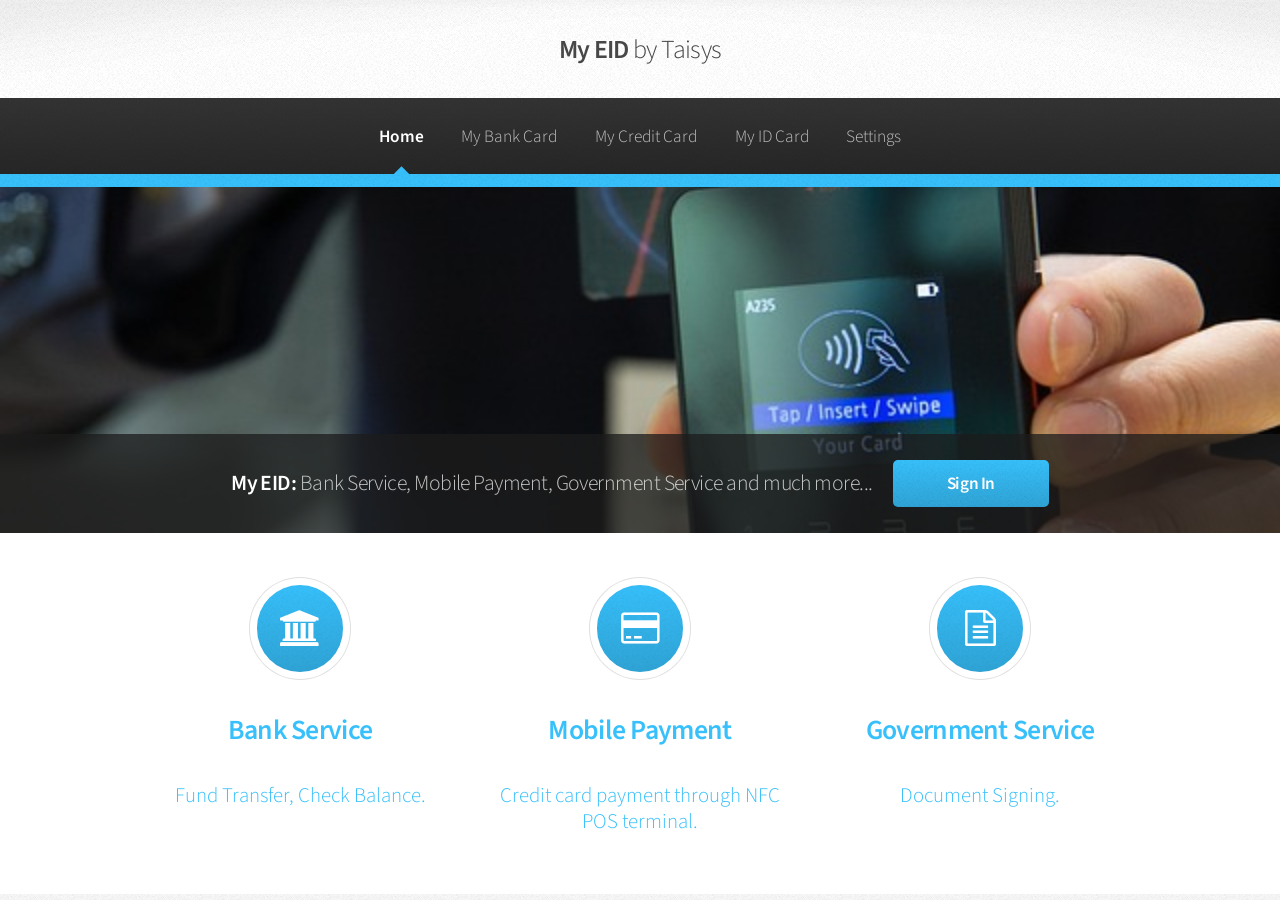
<file: platforms/browser/www/index.html>
<!DOCTYPE HTML>
<!--
	Arcana by HTML5 UP
	html5up.net | @ajlkn
	Free for personal and commercial use under the CCA 3.0 license (html5up.net/license)
-->
<html>
	<head>
		<title>My EID</title>
		<meta charset="utf-8" />
		<meta name="viewport" content="width=device-width, initial-scale=1" />
		<!--[if lte IE 8]><script src="assets/js/ie/html5shiv.js"></script><![endif]-->
		<link rel="stylesheet" href="assets/css/main.css" />
		<!--[if lte IE 8]><link rel="stylesheet" href="assets/css/ie8.css" /><![endif]-->
		<!--[if lte IE 9]><link rel="stylesheet" href="assets/css/ie9.css" /><![endif]-->
	</head>
	<body>
		<div id="page-wrapper">

			<!-- Header -->
				<div id="header">

					<!-- Logo -->
						<h1><a href="index.html" id="logo">My EID <em>by Taisys</em></a></h1>

					<!-- Nav -->
						<nav id="nav">
							<ul>
								<li class="current"><a href="index.html">Home</a></li>
								<li><a href="myBankCard.html">My Bank Card</a></li>
								<li><a href="myCreditCard.html">My Credit Card</a></li>
								<li><a href="myIdCard.html">My ID Card</a></li>
								<li>
									<a href="#">Settings</a>
									<ul>
										<li><a href="changePinCode.html">Change PIN Code</a></li>
										<li><a href="fingerprint.html">My Fingerprint</a></li>
									</ul>
								</li>
							</ul>
						</nav>

				</div>

			<!-- Banner -->
				<section id="banner">
					<header>
						<h2>My EID: <em>Bank Service, Mobile Payment, Government Service and much more...</em></h2>
						<a id="btnSignIn" href="signIn.html" class="button" style="display:none;">Sign In</a>
						<a id="btnStartUse" href="#" class="button" onclick="startUse();" style="display:none;">Start</a>
					</header>
				</section>

			<!-- Highlights -->
				<section class="wrapper style1">
					<div id="mainContainer" class="container"><div class="row 200%" style="display:none;"><p></p></div></div>
					<div class="container">
						<div class="row 200%">
							<section class="4u 12u(narrower)">
								<a href="myBankService.html">
									<div class="box highlight">
										<i class="icon major fa-bank"></i>
										<h3 style="font-size:1.6em;">Bank Service</h3>
										<p style="font-size:1.2em;">Fund Transfer, Check Balance.</p>
									</div>
								</a>
							</section>
							<section class="4u 12u(narrower)">
								<a href="myPaymentService.html">
									<div class="box highlight">
										<i class="icon major fa-credit-card"></i>
										<h3 style="font-size:1.6em;">Mobile Payment</h3>
										<p style="font-size:1.2em;">Credit card payment through NFC POS terminal.</p>
									</div>
								</a>
							</section>
							<section class="4u 12u(narrower)">
								<a href="myGovernmentService.html">
									<div class="box highlight">
										<i class="icon major fa-file-text-o"></i>
										<h3 style="font-size:1.6em;">Government Service</h3>
										<p style="font-size:1.2em;">Document Signing.</p>
									</div>
								</a>
							</section>
						</div>
					</div>
				</section>


		</div>

		<!-- Scripts -->
			<script src="assets/js/jquery.min.js"></script>
			<script src="assets/js/jquery.dropotron.min.js"></script>
			<script src="assets/js/skel.min.js"></script>
			<script src="assets/js/util.js"></script>
			<!--[if lte IE 8]><script src="assets/js/ie/respond.min.js"></script><![endif]-->
			<script src="assets/js/main.js"></script>

	</body>
</html>

<script type="text/javascript" src="cordova.js"></script>
<script type="text/javascript" src="js/utility.js"></script>
<script type="text/javascript" src="js/jquery.blockUI.js"></script><!--JQuery BlockUI�A�аѦ�http://www.malsup.com/jquery/block/ -->

<script>

	$(function() {
		var sPhoneNumber = "";
		sPhoneNumber = localStorage.getItem('myPhoneNumber');
		if (beEmpty(sPhoneNumber)){
			$('#btnSignIn').show();
			$('#btnStartUse').hide();
		}else{
			$('#btnSignIn').hide();
			$('#btnStartUse').show();
		}
	});
</script>

<script>
	function startUse(){
		$('html, body').animate({
			scrollTop: $("#mainContainer").offset().top
		}, 1000);
	}
</script>
</file>
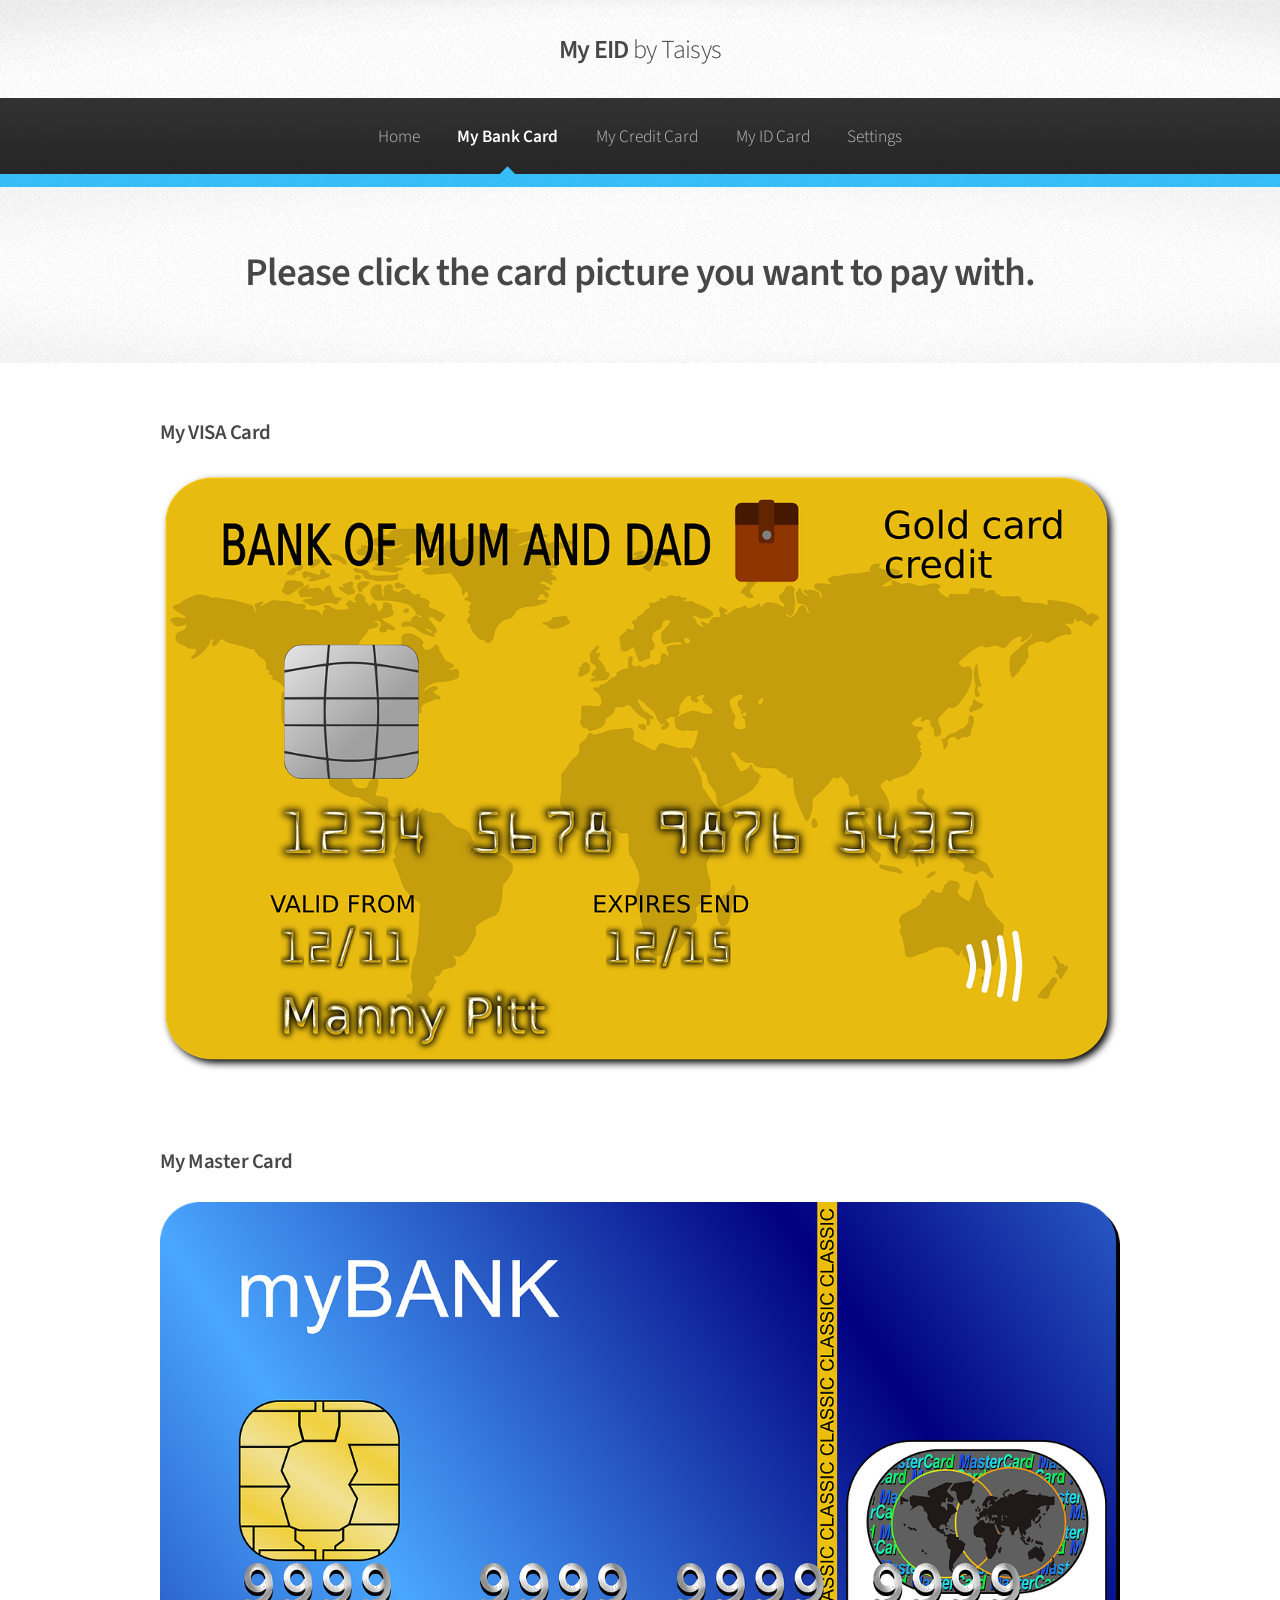
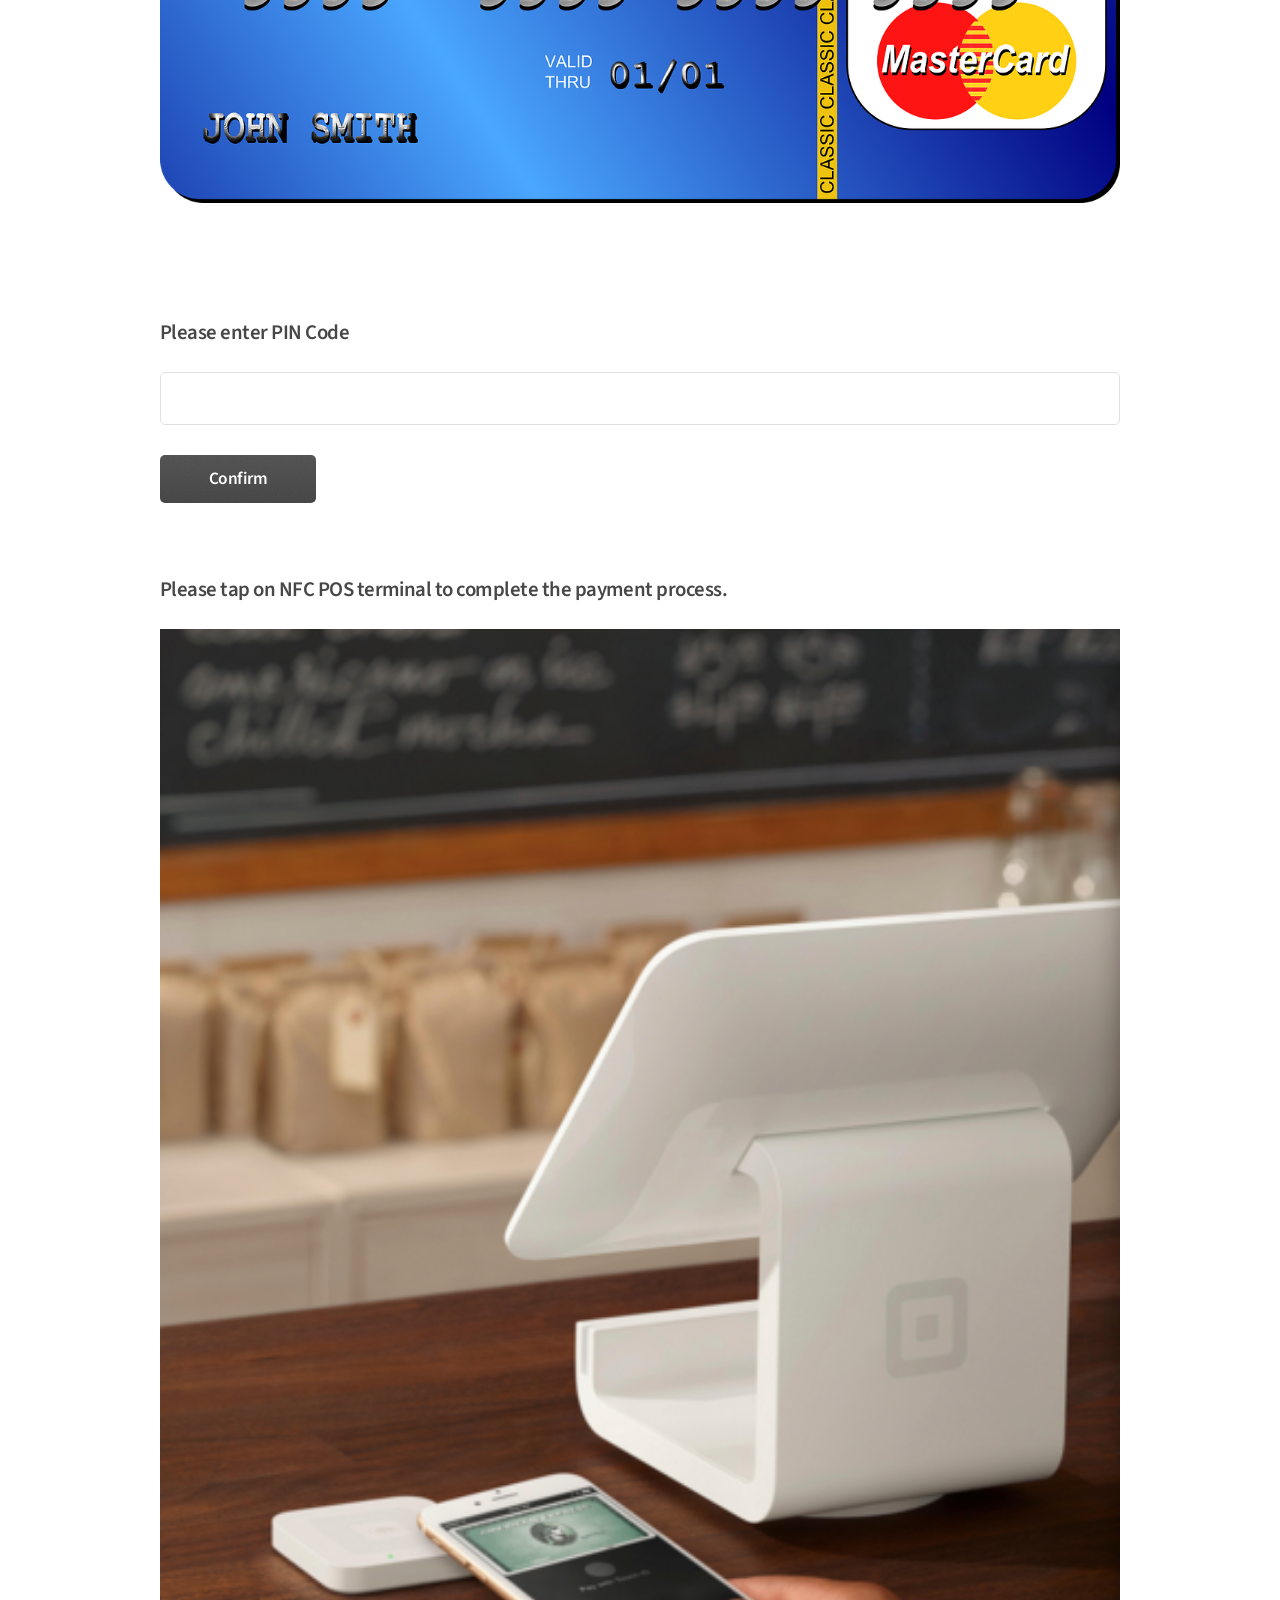
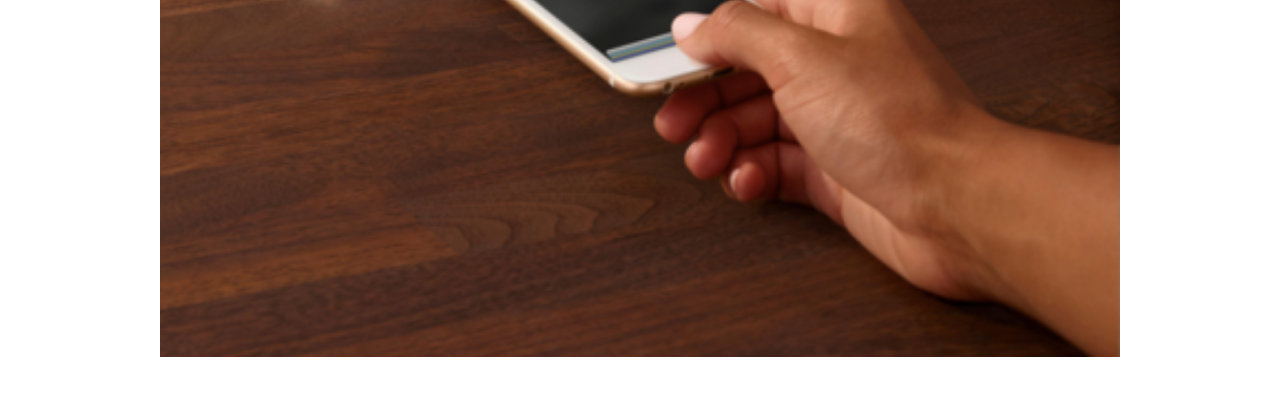
<file: platforms/browser/www/myPaymentService.html>
<!DOCTYPE HTML>
<!--
	Arcana by HTML5 UP
	html5up.net | @ajlkn
	Free for personal and commercial use under the CCA 3.0 license (html5up.net/license)
-->
<html>
	<head>
		<title>My EID</title>
		<meta charset="utf-8" />
		<meta name="viewport" content="width=device-width, initial-scale=1" />
		<!--[if lte IE 8]><script src="assets/js/ie/html5shiv.js"></script><![endif]-->
		<link rel="stylesheet" href="assets/css/main.css" />
		<!--[if lte IE 8]><link rel="stylesheet" href="assets/css/ie8.css" /><![endif]-->
		<!--[if lte IE 9]><link rel="stylesheet" href="assets/css/ie9.css" /><![endif]-->
	</head>
	<body>
		<div id="page-wrapper">

			<!-- Header -->
				<div id="header">

					<!-- Logo -->
						<h1><a href="index.html" id="logo">My EID <em>by Taisys</em></a></h1>

					<!-- Nav -->
						<nav id="nav">
							<ul>
								<li><a href="index.html">Home</a></li>
								<li class="current"><a href="myBankCard.html">My Bank Card</a></li>
								<li><a href="myCreditCard.html">My Credit Card</a></li>
								<li><a href="myIdCard.html">My ID Card</a></li>
								<li>
									<a href="#">Settings</a>
									<ul>
										<li><a href="changePinCode.html">Change PIN Code</a></li>
										<li><a href="fingerprint.html">My Fingerprint</a></li>
									</ul>
								</li>
							</ul>
						</nav>

				</div>

			<!-- Gigantic Heading -->
				<section class="wrapper style2">
					<div class="container">
						<header class="major">
							<h2>Please click the card picture you want to pay with.</h2>
						</header>
					</div>
				</section>

			<!-- Posts -->
				<section id="secSelectCard" class="wrapper style1">
					<div class="container">
						<div class="row">
							<section class="12u">
								<div class="box post">
									<div class="row">
										<h3>My VISA Card</h3>
									</div>
									<!--<a href="#" class="image left" style="width:100%"><img src="images/creditcard01.png" alt="" /></a>-->
									<img style="width:100%;" src="images/creditcard01.png" alt="" />
								</div>
							</section>
							<section class="12u">
								<div class="box post">
									<div class="row">
										<h3>My Master Card</h3>
									</div>
									<img style="width:100%" src="images/creditcard02.png" alt="" />
								</div>
							</section>
						</div>
					</div>
				</section>

			<!-- Posts -->
				<section id="secInputPINCode" class="wrapper style1">
					<div class="container">
						<h3>Please enter PIN Code</h3>
						<form>
							<div class="row">
								<div class="12u">
									<input type="password" name="myPin" id="myPin" />
								</div>
							</div>
							<div class="row">
								<div class="12u">
									<ul class="actions">
										<li><input type="submit" class="button alt" value="Confirm" /></li>
									</ul>
								</div>
							</div>
						</form>
					</div>
				</section>

			<!-- Posts -->
				<section id="secTapNFCReader" class="wrapper style1">
					<div class="container">
						<div class="row">
							<section class="12u">
								<div class="box post">
									<div class="row">
										<h3>Please tap on NFC POS terminal to complete the payment process.</h3>
									</div>
									<img style="width:100%;" src="images/NFCpayment.png" alt="" onclick="doNFCPayment();" />
								</div>
							</section>
						</div>
					</div>
				</section>


		</div>

		<!-- Scripts -->
			<script src="assets/js/jquery.min.js"></script>
			<script src="assets/js/jquery.dropotron.min.js"></script>
			<script src="assets/js/skel.min.js"></script>
			<script src="assets/js/util.js"></script>
			<!--[if lte IE 8]><script src="assets/js/ie/respond.min.js"></script><![endif]-->
			<script src="assets/js/main.js"></script>

	</body>
</html>

<script type="text/javascript" src="cordova.js"></script>
<script type="text/javascript" src="js/utility.js"></script>
<script type="text/javascript" src="js/jquery.blockUI.js"></script><!--JQuery BlockUI�A�аѦ�http://www.malsup.com/jquery/block/ -->
<script type="text/javascript" src="js/nfchce.js"></script><!--��NFCŪ�d��Ū�����������HCE�d��-->

<script>

	$(function() {
		app.initialize();
		var sPhoneNumber = "";
		sPhoneNumber = localStorage.getItem('myPhoneNumber');
		if (beEmpty(sPhoneNumber)){
		}else{
		}
	});
	
	function doNFCPayment(){
		alert("try to do payment");
		/*
		hce.registerCommandCallback(onCommand);
		
		var onCommand = function(command) {
			alert("oncommand");
			var commandAsBytes = new Uint8Array(command);
			var commandAsString = hce.util.byteArrayToHexString(commandAsBytes);
			
			var sResponse = "900001";
			var commandResponse = hexStringToByteArray(sResponse);
			
			// send the response
			hce.sendReponse(commandResponse);
		}
		*/
	}
</script>
</file>
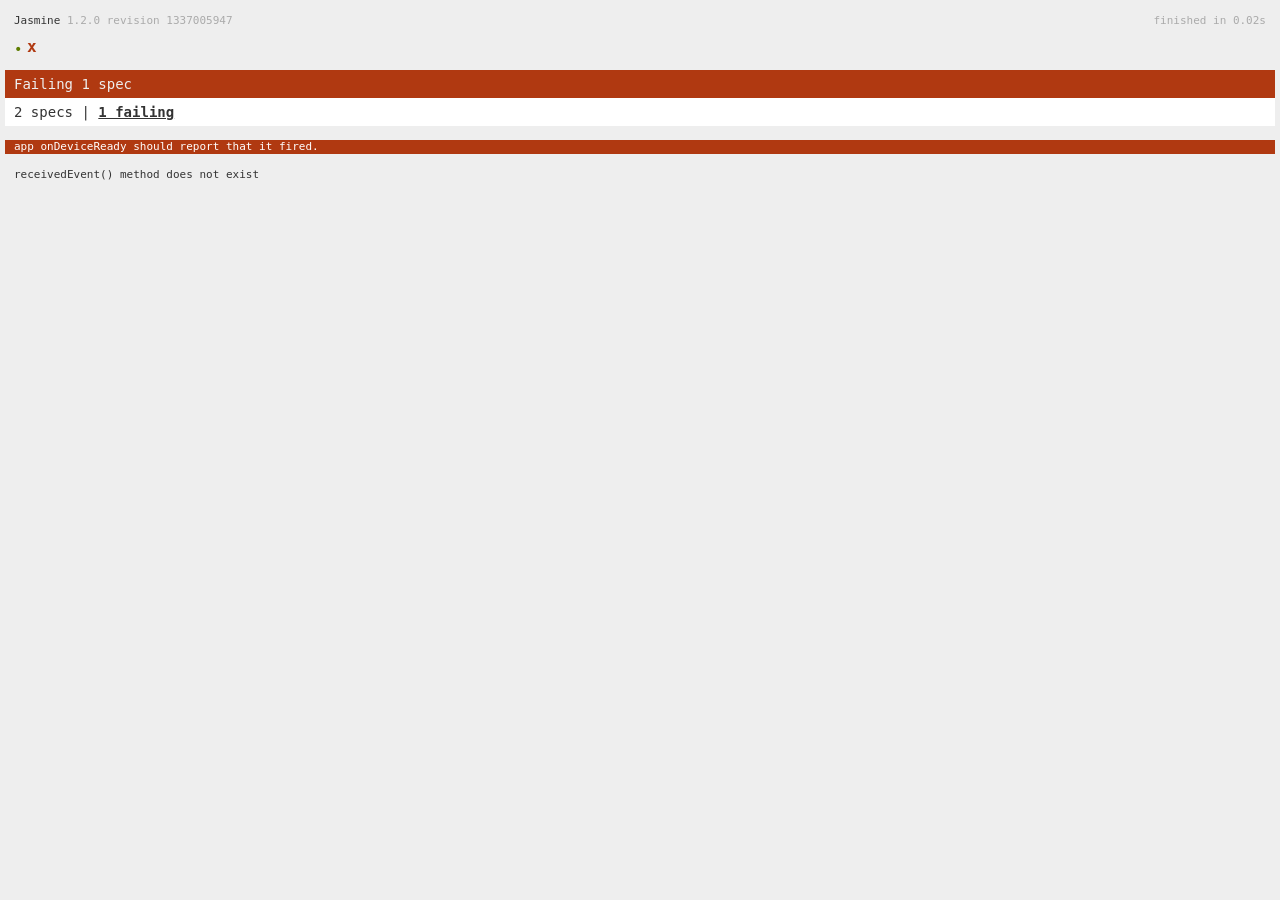
<file: platforms/browser/www/spec.html>
<!DOCTYPE html>
<!--
    Licensed to the Apache Software Foundation (ASF) under one
    or more contributor license agreements.  See the NOTICE file
    distributed with this work for additional information
    regarding copyright ownership.  The ASF licenses this file
    to you under the Apache License, Version 2.0 (the
    "License"); you may not use this file except in compliance
    with the License.  You may obtain a copy of the License at

    http://www.apache.org/licenses/LICENSE-2.0

    Unless required by applicable law or agreed to in writing,
    software distributed under the License is distributed on an
    "AS IS" BASIS, WITHOUT WARRANTIES OR CONDITIONS OF ANY
     KIND, either express or implied.  See the License for the
    specific language governing permissions and limitations
    under the License.
-->
<html>
    <head>
        <title>Jasmine Spec Runner</title>

        <!-- jasmine source -->
        <link rel="shortcut icon" type="image/png" href="spec/lib/jasmine-1.2.0/jasmine_favicon.png">
        <link rel="stylesheet" type="text/css" href="spec/lib/jasmine-1.2.0/jasmine.css">
        <script type="text/javascript" src="spec/lib/jasmine-1.2.0/jasmine.js"></script>
        <script type="text/javascript" src="spec/lib/jasmine-1.2.0/jasmine-html.js"></script>

        <!-- include source files here... -->
        <script type="text/javascript" src="js/index.js"></script>

        <!-- include spec files here... -->
        <script type="text/javascript" src="spec/helper.js"></script>
        <script type="text/javascript" src="spec/index.js"></script>

        <script type="text/javascript">
            (function() {
                var jasmineEnv = jasmine.getEnv();
                jasmineEnv.updateInterval = 1000;

                var htmlReporter = new jasmine.HtmlReporter();

                jasmineEnv.addReporter(htmlReporter);

                jasmineEnv.specFilter = function(spec) {
                    return htmlReporter.specFilter(spec);
                };

                var currentWindowOnload = window.onload;

                window.onload = function() {
                    if (currentWindowOnload) {
                        currentWindowOnload();
                    }
                    execJasmine();
                };

                function execJasmine() {
                    jasmineEnv.execute();
                }
            })();
        </script>
    </head>
    <body>
        <div id="stage" style="display:none;"></div>
    </body>
</html>
</file>
<file: platforms/browser/www/assets/css/ie8.css>
/*
	Arcana by HTML5 UP
	html5up.net | @ajlkn
	Free for personal and commercial use under the CCA 3.0 license (html5up.net/license)
*/

/* Form */

	input[type="text"],
	input[type="password"],
	input[type="email"],
	textarea {
		position: relative;
		-ms-behavior: url("assets/js/ie/PIE.htc");
	}

/* Image */

	.image {
		-ms-behavior: url("assets/js/ie/PIE.htc");
	}

		.image img {
			position: relative;
			-ms-behavior: url("assets/js/ie/PIE.htc");
		}

/* Icon */

	.icon.major {
		position: relative;
		-ms-behavior: url("assets/js/ie/PIE.htc");
	}

/* Button */

	input[type="submit"],
	input[type="reset"],
	input[type="button"],
	.button {
		position: relative;
		-ms-behavior: url("assets/js/ie/PIE.htc");
	}

/* Box */

	.box.post .inner {
		margin-left: 35%;
	}

/* Dropotron */

	.dropotron {
		-ms-behavior: url("assets/js/ie/PIE.htc");
	}

/* Banner */

	#banner {
		-ms-behavior: url("assets/js/ie/backgroundsize.min.htc");
	}

/* Wrapper */

	.wrapper.style2 {
		background: #fdfdfd url("images/bg01.png");
	}
</file>
<file: platforms/browser/www/assets/css/ie9.css>
/*
	Arcana by HTML5 UP
	html5up.net | @ajlkn
	Free for personal and commercial use under the CCA 3.0 license (html5up.net/license)
*/

/* Header */

	#nav > ul > li.current:before {
		display: none;
	}
</file>
<file: platforms/browser/www/spec/lib/jasmine-1.2.0/jasmine.css>
body { background-color: #eeeeee; padding: 0; margin: 5px; overflow-y: scroll; }

#HTMLReporter { font-size: 11px; font-family: Monaco, "Lucida Console", monospace; line-height: 14px; color: #333333; }
#HTMLReporter a { text-decoration: none; }
#HTMLReporter a:hover { text-decoration: underline; }
#HTMLReporter p, #HTMLReporter h1, #HTMLReporter h2, #HTMLReporter h3, #HTMLReporter h4, #HTMLReporter h5, #HTMLReporter h6 { margin: 0; line-height: 14px; }
#HTMLReporter .banner, #HTMLReporter .symbolSummary, #HTMLReporter .summary, #HTMLReporter .resultMessage, #HTMLReporter .specDetail .description, #HTMLReporter .alert .bar, #HTMLReporter .stackTrace { padding-left: 9px; padding-right: 9px; }
#HTMLReporter #jasmine_content { position: fixed; right: 100%; }
#HTMLReporter .version { color: #aaaaaa; }
#HTMLReporter .banner { margin-top: 14px; }
#HTMLReporter .duration { color: #aaaaaa; float: right; }
#HTMLReporter .symbolSummary { overflow: hidden; *zoom: 1; margin: 14px 0; }
#HTMLReporter .symbolSummary li { display: block; float: left; height: 7px; width: 14px; margin-bottom: 7px; font-size: 16px; }
#HTMLReporter .symbolSummary li.passed { font-size: 14px; }
#HTMLReporter .symbolSummary li.passed:before { color: #5e7d00; content: "\02022"; }
#HTMLReporter .symbolSummary li.failed { line-height: 9px; }
#HTMLReporter .symbolSummary li.failed:before { color: #b03911; content: "x"; font-weight: bold; margin-left: -1px; }
#HTMLReporter .symbolSummary li.skipped { font-size: 14px; }
#HTMLReporter .symbolSummary li.skipped:before { color: #bababa; content: "\02022"; }
#HTMLReporter .symbolSummary li.pending { line-height: 11px; }
#HTMLReporter .symbolSummary li.pending:before { color: #aaaaaa; content: "-"; }
#HTMLReporter .bar { line-height: 28px; font-size: 14px; display: block; color: #eee; }
#HTMLReporter .runningAlert { background-color: #666666; }
#HTMLReporter .skippedAlert { background-color: #aaaaaa; }
#HTMLReporter .skippedAlert:first-child { background-color: #333333; }
#HTMLReporter .skippedAlert:hover { text-decoration: none; color: white; text-decoration: underline; }
#HTMLReporter .passingAlert { background-color: #a6b779; }
#HTMLReporter .passingAlert:first-child { background-color: #5e7d00; }
#HTMLReporter .failingAlert { background-color: #cf867e; }
#HTMLReporter .failingAlert:first-child { background-color: #b03911; }
#HTMLReporter .results { margin-top: 14px; }
#HTMLReporter #details { display: none; }
#HTMLReporter .resultsMenu, #HTMLReporter .resultsMenu a { background-color: #fff; color: #333333; }
#HTMLReporter.showDetails .summaryMenuItem { font-weight: normal; text-decoration: inherit; }
#HTMLReporter.showDetails .summaryMenuItem:hover { text-decoration: underline; }
#HTMLReporter.showDetails .detailsMenuItem { font-weight: bold; text-decoration: underline; }
#HTMLReporter.showDetails .summary { display: none; }
#HTMLReporter.showDetails #details { display: block; }
#HTMLReporter .summaryMenuItem { font-weight: bold; text-decoration: underline; }
#HTMLReporter .summary { margin-top: 14px; }
#HTMLReporter .summary .suite .suite, #HTMLReporter .summary .specSummary { margin-left: 14px; }
#HTMLReporter .summary .specSummary.passed a { color: #5e7d00; }
#HTMLReporter .summary .specSummary.failed a { color: #b03911; }
#HTMLReporter .description + .suite { margin-top: 0; }
#HTMLReporter .suite { margin-top: 14px; }
#HTMLReporter .suite a { color: #333333; }
#HTMLReporter #details .specDetail { margin-bottom: 28px; }
#HTMLReporter #details .specDetail .description { display: block; color: white; background-color: #b03911; }
#HTMLReporter .resultMessage { padding-top: 14px; color: #333333; }
#HTMLReporter .resultMessage span.result { display: block; }
#HTMLReporter .stackTrace { margin: 5px 0 0 0; max-height: 224px; overflow: auto; line-height: 18px; color: #666666; border: 1px solid #ddd; background: white; white-space: pre; }

#TrivialReporter { padding: 8px 13px; position: absolute; top: 0; bottom: 0; left: 0; right: 0; overflow-y: scroll; background-color: white; font-family: "Helvetica Neue Light", "Lucida Grande", "Calibri", "Arial", sans-serif; /*.resultMessage {*/ /*white-space: pre;*/ /*}*/ }
#TrivialReporter a:visited, #TrivialReporter a { color: #303; }
#TrivialReporter a:hover, #TrivialReporter a:active { color: blue; }
#TrivialReporter .run_spec { float: right; padding-right: 5px; font-size: .8em; text-decoration: none; }
#TrivialReporter .banner { color: #303; background-color: #fef; padding: 5px; }
#TrivialReporter .logo { float: left; font-size: 1.1em; padding-left: 5px; }
#TrivialReporter .logo .version { font-size: .6em; padding-left: 1em; }
#TrivialReporter .runner.running { background-color: yellow; }
#TrivialReporter .options { text-align: right; font-size: .8em; }
#TrivialReporter .suite { border: 1px outset gray; margin: 5px 0; padding-left: 1em; }
#TrivialReporter .suite .suite { margin: 5px; }
#TrivialReporter .suite.passed { background-color: #dfd; }
#TrivialReporter .suite.failed { background-color: #fdd; }
#TrivialReporter .spec { margin: 5px; padding-left: 1em; clear: both; }
#TrivialReporter .spec.failed, #TrivialReporter .spec.passed, #TrivialReporter .spec.skipped { padding-bottom: 5px; border: 1px solid gray; }
#TrivialReporter .spec.failed { background-color: #fbb; border-color: red; }
#TrivialReporter .spec.passed { background-color: #bfb; border-color: green; }
#TrivialReporter .spec.skipped { background-color: #bbb; }
#TrivialReporter .messages { border-left: 1px dashed gray; padding-left: 1em; padding-right: 1em; }
#TrivialReporter .passed { background-color: #cfc; display: none; }
#TrivialReporter .failed { background-color: #fbb; }
#TrivialReporter .skipped { color: #777; background-color: #eee; display: none; }
#TrivialReporter .resultMessage span.result { display: block; line-height: 2em; color: black; }
#TrivialReporter .resultMessage .mismatch { color: black; }
#TrivialReporter .stackTrace { white-space: pre; font-size: .8em; margin-left: 10px; max-height: 5em; overflow: auto; border: 1px inset red; padding: 1em; background: #eef; }
#TrivialReporter .finished-at { padding-left: 1em; font-size: .6em; }
#TrivialReporter.show-passed .passed, #TrivialReporter.show-skipped .skipped { display: block; }
#TrivialReporter #jasmine_content { position: fixed; right: 100%; }
#TrivialReporter .runner { border: 1px solid gray; display: block; margin: 5px 0; padding: 2px 0 2px 10px; }
</file>
<file: platforms/browser/www/assets/css/main.css>
@import url("font-awesome.min.css");
@import url("https://fonts.googleapis.com/css?family=Source+Sans+Pro:300,300italic,600,600italic");

/*
	Arcana by HTML5 UP
	html5up.net | @ajlkn
	Free for personal and commercial use under the CCA 3.0 license (html5up.net/license)
*/

/* Reset */

	html, body, div, span, applet, object, iframe, h1, h2, h3, h4, h5, h6, p, blockquote, pre, a, abbr, acronym, address, big, cite, code, del, dfn, em, img, ins, kbd, q, s, samp, small, strike, strong, sub, sup, tt, var, b, u, i, center, dl, dt, dd, ol, ul, li, fieldset, form, label, legend, table, caption, tbody, tfoot, thead, tr, th, td, article, aside, canvas, details, embed, figure, figcaption, footer, header, hgroup, menu, nav, output, ruby, section, summary, time, mark, audio, video {
		margin: 0;
		padding: 0;
		border: 0;
		font-size: 100%;
		font: inherit;
		vertical-align: baseline;
	}

	article, aside, details, figcaption, figure, footer, header, hgroup, menu, nav, section {
		display: block;
	}

	body {
		line-height: 1;
	}

	ol, ul {
		list-style: none;
	}

	blockquote, q {
		quotes: none;
	}

	blockquote:before, blockquote:after, q:before, q:after {
		content: '';
		content: none;
	}

	table {
		border-collapse: collapse;
		border-spacing: 0;
	}

	body {
		-webkit-text-size-adjust: none;
	}

/* Box Model */

	*, *:before, *:after {
		-moz-box-sizing: border-box;
		-webkit-box-sizing: border-box;
		box-sizing: border-box;
	}

/* Containers */

	.container {
		margin-left: auto;
		margin-right: auto;
	}

	.container.\31 25\25 {
		width: 100%;
		max-width: 1750px;
		min-width: 1400px;
	}

	.container.\37 5\25 {
		width: 1050px;
	}

	.container.\35 0\25 {
		width: 700px;
	}

	.container.\32 5\25 {
		width: 350px;
	}

	.container {
		width: 1400px;
	}

	@media screen and (max-width: 1680px) {

		.container.\31 25\25 {
			width: 100%;
			max-width: 1500px;
			min-width: 1200px;
		}

		.container.\37 5\25 {
			width: 900px;
		}

		.container.\35 0\25 {
			width: 600px;
		}

		.container.\32 5\25 {
			width: 300px;
		}

		.container {
			width: 1200px;
		}

	}

	@media screen and (max-width: 1280px) {

		.container.\31 25\25 {
			width: 100%;
			max-width: 1200px;
			min-width: 960px;
		}

		.container.\37 5\25 {
			width: 720px;
		}

		.container.\35 0\25 {
			width: 480px;
		}

		.container.\32 5\25 {
			width: 240px;
		}

		.container {
			width: 960px;
		}

	}

	@media screen and (max-width: 980px) {

		.container.\31 25\25 {
			width: 100%;
			max-width: 118.75%;
			min-width: 95%;
		}

		.container.\37 5\25 {
			width: 71.25%;
		}

		.container.\35 0\25 {
			width: 47.5%;
		}

		.container.\32 5\25 {
			width: 23.75%;
		}

		.container {
			width: 95%;
		}

	}

	@media screen and (max-width: 840px) {

		.container.\31 25\25 {
			width: 100%;
			max-width: 118.75%;
			min-width: 95%;
		}

		.container.\37 5\25 {
			width: 71.25%;
		}

		.container.\35 0\25 {
			width: 47.5%;
		}

		.container.\32 5\25 {
			width: 23.75%;
		}

		.container {
			width: 95% !important;
		}

	}

	@media screen and (max-width: 736px) {

		.container.\31 25\25 {
			width: 100%;
			max-width: 112.5%;
			min-width: 90%;
		}

		.container.\37 5\25 {
			width: 67.5%;
		}

		.container.\35 0\25 {
			width: 45%;
		}

		.container.\32 5\25 {
			width: 22.5%;
		}

		.container {
			width: 90% !important;
		}

	}

	@media screen and (max-width: 480px) {

		.container.\31 25\25 {
			width: 100%;
			max-width: 125%;
			min-width: 100%;
		}

		.container.\37 5\25 {
			width: 75%;
		}

		.container.\35 0\25 {
			width: 50%;
		}

		.container.\32 5\25 {
			width: 25%;
		}

		.container {
			width: 100% !important;
		}

	}

/* Grid */

	.row {
		border-bottom: solid 1px transparent;
		-moz-box-sizing: border-box;
		-webkit-box-sizing: border-box;
		box-sizing: border-box;
	}

	.row > * {
		float: left;
		-moz-box-sizing: border-box;
		-webkit-box-sizing: border-box;
		box-sizing: border-box;
	}

	.row:after, .row:before {
		content: '';
		display: block;
		clear: both;
		height: 0;
	}

	.row.uniform > * > :first-child {
		margin-top: 0;
	}

	.row.uniform > * > :last-child {
		margin-bottom: 0;
	}

	.row.\30 \25 > * {
		padding: 0px 0 0 0px;
	}

	.row.\30 \25 {
		margin: 0px 0 -1px 0px;
	}

	.row.uniform.\30 \25 > * {
		padding: 0px 0 0 0px;
	}

	.row.uniform.\30 \25 {
		margin: 0px 0 -1px 0px;
	}

	.row > * {
		padding: 50px 0 0 50px;
	}

	.row {
		margin: -50px 0 -1px -50px;
	}

	.row.uniform > * {
		padding: 50px 0 0 50px;
	}

	.row.uniform {
		margin: -50px 0 -1px -50px;
	}

	.row.\32 00\25 > * {
		padding: 100px 0 0 100px;
	}

	.row.\32 00\25 {
		margin: -100px 0 -1px -100px;
	}

	.row.uniform.\32 00\25 > * {
		padding: 100px 0 0 100px;
	}

	.row.uniform.\32 00\25 {
		margin: -100px 0 -1px -100px;
	}

	.row.\31 50\25 > * {
		padding: 75px 0 0 75px;
	}

	.row.\31 50\25 {
		margin: -75px 0 -1px -75px;
	}

	.row.uniform.\31 50\25 > * {
		padding: 75px 0 0 75px;
	}

	.row.uniform.\31 50\25 {
		margin: -75px 0 -1px -75px;
	}

	.row.\35 0\25 > * {
		padding: 25px 0 0 25px;
	}

	.row.\35 0\25 {
		margin: -25px 0 -1px -25px;
	}

	.row.uniform.\35 0\25 > * {
		padding: 25px 0 0 25px;
	}

	.row.uniform.\35 0\25 {
		margin: -25px 0 -1px -25px;
	}

	.row.\32 5\25 > * {
		padding: 12.5px 0 0 12.5px;
	}

	.row.\32 5\25 {
		margin: -12.5px 0 -1px -12.5px;
	}

	.row.uniform.\32 5\25 > * {
		padding: 12.5px 0 0 12.5px;
	}

	.row.uniform.\32 5\25 {
		margin: -12.5px 0 -1px -12.5px;
	}

	.\31 2u, .\31 2u\24 {
		width: 100%;
		clear: none;
		margin-left: 0;
	}

	.\31 1u, .\31 1u\24 {
		width: 91.6666666667%;
		clear: none;
		margin-left: 0;
	}

	.\31 0u, .\31 0u\24 {
		width: 83.3333333333%;
		clear: none;
		margin-left: 0;
	}

	.\39 u, .\39 u\24 {
		width: 75%;
		clear: none;
		margin-left: 0;
	}

	.\38 u, .\38 u\24 {
		width: 66.6666666667%;
		clear: none;
		margin-left: 0;
	}

	.\37 u, .\37 u\24 {
		width: 58.3333333333%;
		clear: none;
		margin-left: 0;
	}

	.\36 u, .\36 u\24 {
		width: 50%;
		clear: none;
		margin-left: 0;
	}

	.\35 u, .\35 u\24 {
		width: 41.6666666667%;
		clear: none;
		margin-left: 0;
	}

	.\34 u, .\34 u\24 {
		width: 33.3333333333%;
		clear: none;
		margin-left: 0;
	}

	.\33 u, .\33 u\24 {
		width: 25%;
		clear: none;
		margin-left: 0;
	}

	.\32 u, .\32 u\24 {
		width: 16.6666666667%;
		clear: none;
		margin-left: 0;
	}

	.\31 u, .\31 u\24 {
		width: 8.3333333333%;
		clear: none;
		margin-left: 0;
	}

	.\31 2u\24 + *,
	.\31 1u\24 + *,
	.\31 0u\24 + *,
	.\39 u\24 + *,
	.\38 u\24 + *,
	.\37 u\24 + *,
	.\36 u\24 + *,
	.\35 u\24 + *,
	.\34 u\24 + *,
	.\33 u\24 + *,
	.\32 u\24 + *,
	.\31 u\24 + * {
		clear: left;
	}

	.\-11u {
		margin-left: 91.66667%;
	}

	.\-10u {
		margin-left: 83.33333%;
	}

	.\-9u {
		margin-left: 75%;
	}

	.\-8u {
		margin-left: 66.66667%;
	}

	.\-7u {
		margin-left: 58.33333%;
	}

	.\-6u {
		margin-left: 50%;
	}

	.\-5u {
		margin-left: 41.66667%;
	}

	.\-4u {
		margin-left: 33.33333%;
	}

	.\-3u {
		margin-left: 25%;
	}

	.\-2u {
		margin-left: 16.66667%;
	}

	.\-1u {
		margin-left: 8.33333%;
	}

	@media screen and (max-width: 1680px) {

		.row > * {
			padding: 40px 0 0 40px;
		}

		.row {
			margin: -40px 0 -1px -40px;
		}

		.row.uniform > * {
			padding: 40px 0 0 40px;
		}

		.row.uniform {
			margin: -40px 0 -1px -40px;
		}

		.row.\32 00\25 > * {
			padding: 80px 0 0 80px;
		}

		.row.\32 00\25 {
			margin: -80px 0 -1px -80px;
		}

		.row.uniform.\32 00\25 > * {
			padding: 80px 0 0 80px;
		}

		.row.uniform.\32 00\25 {
			margin: -80px 0 -1px -80px;
		}

		.row.\31 50\25 > * {
			padding: 60px 0 0 60px;
		}

		.row.\31 50\25 {
			margin: -60px 0 -1px -60px;
		}

		.row.uniform.\31 50\25 > * {
			padding: 60px 0 0 60px;
		}

		.row.uniform.\31 50\25 {
			margin: -60px 0 -1px -60px;
		}

		.row.\35 0\25 > * {
			padding: 20px 0 0 20px;
		}

		.row.\35 0\25 {
			margin: -20px 0 -1px -20px;
		}

		.row.uniform.\35 0\25 > * {
			padding: 20px 0 0 20px;
		}

		.row.uniform.\35 0\25 {
			margin: -20px 0 -1px -20px;
		}

		.row.\32 5\25 > * {
			padding: 10px 0 0 10px;
		}

		.row.\32 5\25 {
			margin: -10px 0 -1px -10px;
		}

		.row.uniform.\32 5\25 > * {
			padding: 10px 0 0 10px;
		}

		.row.uniform.\32 5\25 {
			margin: -10px 0 -1px -10px;
		}

		.\31 2u\28wide\29, .\31 2u\24\28wide\29 {
			width: 100%;
			clear: none;
			margin-left: 0;
		}

		.\31 1u\28wide\29, .\31 1u\24\28wide\29 {
			width: 91.6666666667%;
			clear: none;
			margin-left: 0;
		}

		.\31 0u\28wide\29, .\31 0u\24\28wide\29 {
			width: 83.3333333333%;
			clear: none;
			margin-left: 0;
		}

		.\39 u\28wide\29, .\39 u\24\28wide\29 {
			width: 75%;
			clear: none;
			margin-left: 0;
		}

		.\38 u\28wide\29, .\38 u\24\28wide\29 {
			width: 66.6666666667%;
			clear: none;
			margin-left: 0;
		}

		.\37 u\28wide\29, .\37 u\24\28wide\29 {
			width: 58.3333333333%;
			clear: none;
			margin-left: 0;
		}

		.\36 u\28wide\29, .\36 u\24\28wide\29 {
			width: 50%;
			clear: none;
			margin-left: 0;
		}

		.\35 u\28wide\29, .\35 u\24\28wide\29 {
			width: 41.6666666667%;
			clear: none;
			margin-left: 0;
		}

		.\34 u\28wide\29, .\34 u\24\28wide\29 {
			width: 33.3333333333%;
			clear: none;
			margin-left: 0;
		}

		.\33 u\28wide\29, .\33 u\24\28wide\29 {
			width: 25%;
			clear: none;
			margin-left: 0;
		}

		.\32 u\28wide\29, .\32 u\24\28wide\29 {
			width: 16.6666666667%;
			clear: none;
			margin-left: 0;
		}

		.\31 u\28wide\29, .\31 u\24\28wide\29 {
			width: 8.3333333333%;
			clear: none;
			margin-left: 0;
		}

		.\31 2u\24\28wide\29 + *,
		.\31 1u\24\28wide\29 + *,
		.\31 0u\24\28wide\29 + *,
		.\39 u\24\28wide\29 + *,
		.\38 u\24\28wide\29 + *,
		.\37 u\24\28wide\29 + *,
		.\36 u\24\28wide\29 + *,
		.\35 u\24\28wide\29 + *,
		.\34 u\24\28wide\29 + *,
		.\33 u\24\28wide\29 + *,
		.\32 u\24\28wide\29 + *,
		.\31 u\24\28wide\29 + * {
			clear: left;
		}

		.\-11u\28wide\29 {
			margin-left: 91.66667%;
		}

		.\-10u\28wide\29 {
			margin-left: 83.33333%;
		}

		.\-9u\28wide\29 {
			margin-left: 75%;
		}

		.\-8u\28wide\29 {
			margin-left: 66.66667%;
		}

		.\-7u\28wide\29 {
			margin-left: 58.33333%;
		}

		.\-6u\28wide\29 {
			margin-left: 50%;
		}

		.\-5u\28wide\29 {
			margin-left: 41.66667%;
		}

		.\-4u\28wide\29 {
			margin-left: 33.33333%;
		}

		.\-3u\28wide\29 {
			margin-left: 25%;
		}

		.\-2u\28wide\29 {
			margin-left: 16.66667%;
		}

		.\-1u\28wide\29 {
			margin-left: 8.33333%;
		}

	}

	@media screen and (max-width: 1280px) {

		.row > * {
			padding: 30px 0 0 30px;
		}

		.row {
			margin: -30px 0 -1px -30px;
		}

		.row.uniform > * {
			padding: 30px 0 0 30px;
		}

		.row.uniform {
			margin: -30px 0 -1px -30px;
		}

		.row.\32 00\25 > * {
			padding: 60px 0 0 60px;
		}

		.row.\32 00\25 {
			margin: -60px 0 -1px -60px;
		}

		.row.uniform.\32 00\25 > * {
			padding: 60px 0 0 60px;
		}

		.row.uniform.\32 00\25 {
			margin: -60px 0 -1px -60px;
		}

		.row.\31 50\25 > * {
			padding: 45px 0 0 45px;
		}

		.row.\31 50\25 {
			margin: -45px 0 -1px -45px;
		}

		.row.uniform.\31 50\25 > * {
			padding: 45px 0 0 45px;
		}

		.row.uniform.\31 50\25 {
			margin: -45px 0 -1px -45px;
		}

		.row.\35 0\25 > * {
			padding: 15px 0 0 15px;
		}

		.row.\35 0\25 {
			margin: -15px 0 -1px -15px;
		}

		.row.uniform.\35 0\25 > * {
			padding: 15px 0 0 15px;
		}

		.row.uniform.\35 0\25 {
			margin: -15px 0 -1px -15px;
		}

		.row.\32 5\25 > * {
			padding: 7.5px 0 0 7.5px;
		}

		.row.\32 5\25 {
			margin: -7.5px 0 -1px -7.5px;
		}

		.row.uniform.\32 5\25 > * {
			padding: 7.5px 0 0 7.5px;
		}

		.row.uniform.\32 5\25 {
			margin: -7.5px 0 -1px -7.5px;
		}

		.\31 2u\28normal\29, .\31 2u\24\28normal\29 {
			width: 100%;
			clear: none;
			margin-left: 0;
		}

		.\31 1u\28normal\29, .\31 1u\24\28normal\29 {
			width: 91.6666666667%;
			clear: none;
			margin-left: 0;
		}

		.\31 0u\28normal\29, .\31 0u\24\28normal\29 {
			width: 83.3333333333%;
			clear: none;
			margin-left: 0;
		}

		.\39 u\28normal\29, .\39 u\24\28normal\29 {
			width: 75%;
			clear: none;
			margin-left: 0;
		}

		.\38 u\28normal\29, .\38 u\24\28normal\29 {
			width: 66.6666666667%;
			clear: none;
			margin-left: 0;
		}

		.\37 u\28normal\29, .\37 u\24\28normal\29 {
			width: 58.3333333333%;
			clear: none;
			margin-left: 0;
		}

		.\36 u\28normal\29, .\36 u\24\28normal\29 {
			width: 50%;
			clear: none;
			margin-left: 0;
		}

		.\35 u\28normal\29, .\35 u\24\28normal\29 {
			width: 41.6666666667%;
			clear: none;
			margin-left: 0;
		}

		.\34 u\28normal\29, .\34 u\24\28normal\29 {
			width: 33.3333333333%;
			clear: none;
			margin-left: 0;
		}

		.\33 u\28normal\29, .\33 u\24\28normal\29 {
			width: 25%;
			clear: none;
			margin-left: 0;
		}

		.\32 u\28normal\29, .\32 u\24\28normal\29 {
			width: 16.6666666667%;
			clear: none;
			margin-left: 0;
		}

		.\31 u\28normal\29, .\31 u\24\28normal\29 {
			width: 8.3333333333%;
			clear: none;
			margin-left: 0;
		}

		.\31 2u\24\28normal\29 + *,
		.\31 1u\24\28normal\29 + *,
		.\31 0u\24\28normal\29 + *,
		.\39 u\24\28normal\29 + *,
		.\38 u\24\28normal\29 + *,
		.\37 u\24\28normal\29 + *,
		.\36 u\24\28normal\29 + *,
		.\35 u\24\28normal\29 + *,
		.\34 u\24\28normal\29 + *,
		.\33 u\24\28normal\29 + *,
		.\32 u\24\28normal\29 + *,
		.\31 u\24\28normal\29 + * {
			clear: left;
		}

		.\-11u\28normal\29 {
			margin-left: 91.66667%;
		}

		.\-10u\28normal\29 {
			margin-left: 83.33333%;
		}

		.\-9u\28normal\29 {
			margin-left: 75%;
		}

		.\-8u\28normal\29 {
			margin-left: 66.66667%;
		}

		.\-7u\28normal\29 {
			margin-left: 58.33333%;
		}

		.\-6u\28normal\29 {
			margin-left: 50%;
		}

		.\-5u\28normal\29 {
			margin-left: 41.66667%;
		}

		.\-4u\28normal\29 {
			margin-left: 33.33333%;
		}

		.\-3u\28normal\29 {
			margin-left: 25%;
		}

		.\-2u\28normal\29 {
			margin-left: 16.66667%;
		}

		.\-1u\28normal\29 {
			margin-left: 8.33333%;
		}

	}

	@media screen and (max-width: 980px) {

		.row > * {
			padding: 30px 0 0 30px;
		}

		.row {
			margin: -30px 0 -1px -30px;
		}

		.row.uniform > * {
			padding: 30px 0 0 30px;
		}

		.row.uniform {
			margin: -30px 0 -1px -30px;
		}

		.row.\32 00\25 > * {
			padding: 60px 0 0 60px;
		}

		.row.\32 00\25 {
			margin: -60px 0 -1px -60px;
		}

		.row.uniform.\32 00\25 > * {
			padding: 60px 0 0 60px;
		}

		.row.uniform.\32 00\25 {
			margin: -60px 0 -1px -60px;
		}

		.row.\31 50\25 > * {
			padding: 45px 0 0 45px;
		}

		.row.\31 50\25 {
			margin: -45px 0 -1px -45px;
		}

		.row.uniform.\31 50\25 > * {
			padding: 45px 0 0 45px;
		}

		.row.uniform.\31 50\25 {
			margin: -45px 0 -1px -45px;
		}

		.row.\35 0\25 > * {
			padding: 15px 0 0 15px;
		}

		.row.\35 0\25 {
			margin: -15px 0 -1px -15px;
		}

		.row.uniform.\35 0\25 > * {
			padding: 15px 0 0 15px;
		}

		.row.uniform.\35 0\25 {
			margin: -15px 0 -1px -15px;
		}

		.row.\32 5\25 > * {
			padding: 7.5px 0 0 7.5px;
		}

		.row.\32 5\25 {
			margin: -7.5px 0 -1px -7.5px;
		}

		.row.uniform.\32 5\25 > * {
			padding: 7.5px 0 0 7.5px;
		}

		.row.uniform.\32 5\25 {
			margin: -7.5px 0 -1px -7.5px;
		}

		.\31 2u\28narrow\29, .\31 2u\24\28narrow\29 {
			width: 100%;
			clear: none;
			margin-left: 0;
		}

		.\31 1u\28narrow\29, .\31 1u\24\28narrow\29 {
			width: 91.6666666667%;
			clear: none;
			margin-left: 0;
		}

		.\31 0u\28narrow\29, .\31 0u\24\28narrow\29 {
			width: 83.3333333333%;
			clear: none;
			margin-left: 0;
		}

		.\39 u\28narrow\29, .\39 u\24\28narrow\29 {
			width: 75%;
			clear: none;
			margin-left: 0;
		}

		.\38 u\28narrow\29, .\38 u\24\28narrow\29 {
			width: 66.6666666667%;
			clear: none;
			margin-left: 0;
		}

		.\37 u\28narrow\29, .\37 u\24\28narrow\29 {
			width: 58.3333333333%;
			clear: none;
			margin-left: 0;
		}

		.\36 u\28narrow\29, .\36 u\24\28narrow\29 {
			width: 50%;
			clear: none;
			margin-left: 0;
		}

		.\35 u\28narrow\29, .\35 u\24\28narrow\29 {
			width: 41.6666666667%;
			clear: none;
			margin-left: 0;
		}

		.\34 u\28narrow\29, .\34 u\24\28narrow\29 {
			width: 33.3333333333%;
			clear: none;
			margin-left: 0;
		}

		.\33 u\28narrow\29, .\33 u\24\28narrow\29 {
			width: 25%;
			clear: none;
			margin-left: 0;
		}

		.\32 u\28narrow\29, .\32 u\24\28narrow\29 {
			width: 16.6666666667%;
			clear: none;
			margin-left: 0;
		}

		.\31 u\28narrow\29, .\31 u\24\28narrow\29 {
			width: 8.3333333333%;
			clear: none;
			margin-left: 0;
		}

		.\31 2u\24\28narrow\29 + *,
		.\31 1u\24\28narrow\29 + *,
		.\31 0u\24\28narrow\29 + *,
		.\39 u\24\28narrow\29 + *,
		.\38 u\24\28narrow\29 + *,
		.\37 u\24\28narrow\29 + *,
		.\36 u\24\28narrow\29 + *,
		.\35 u\24\28narrow\29 + *,
		.\34 u\24\28narrow\29 + *,
		.\33 u\24\28narrow\29 + *,
		.\32 u\24\28narrow\29 + *,
		.\31 u\24\28narrow\29 + * {
			clear: left;
		}

		.\-11u\28narrow\29 {
			margin-left: 91.66667%;
		}

		.\-10u\28narrow\29 {
			margin-left: 83.33333%;
		}

		.\-9u\28narrow\29 {
			margin-left: 75%;
		}

		.\-8u\28narrow\29 {
			margin-left: 66.66667%;
		}

		.\-7u\28narrow\29 {
			margin-left: 58.33333%;
		}

		.\-6u\28narrow\29 {
			margin-left: 50%;
		}

		.\-5u\28narrow\29 {
			margin-left: 41.66667%;
		}

		.\-4u\28narrow\29 {
			margin-left: 33.33333%;
		}

		.\-3u\28narrow\29 {
			margin-left: 25%;
		}

		.\-2u\28narrow\29 {
			margin-left: 16.66667%;
		}

		.\-1u\28narrow\29 {
			margin-left: 8.33333%;
		}

	}

	@media screen and (max-width: 840px) {

		.row > * {
			padding: 30px 0 0 30px;
		}

		.row {
			margin: -30px 0 -1px -30px;
		}

		.row.uniform > * {
			padding: 30px 0 0 30px;
		}

		.row.uniform {
			margin: -30px 0 -1px -30px;
		}

		.row.\32 00\25 > * {
			padding: 60px 0 0 60px;
		}

		.row.\32 00\25 {
			margin: -60px 0 -1px -60px;
		}

		.row.uniform.\32 00\25 > * {
			padding: 60px 0 0 60px;
		}

		.row.uniform.\32 00\25 {
			margin: -60px 0 -1px -60px;
		}

		.row.\31 50\25 > * {
			padding: 45px 0 0 45px;
		}

		.row.\31 50\25 {
			margin: -45px 0 -1px -45px;
		}

		.row.uniform.\31 50\25 > * {
			padding: 45px 0 0 45px;
		}

		.row.uniform.\31 50\25 {
			margin: -45px 0 -1px -45px;
		}

		.row.\35 0\25 > * {
			padding: 15px 0 0 15px;
		}

		.row.\35 0\25 {
			margin: -15px 0 -1px -15px;
		}

		.row.uniform.\35 0\25 > * {
			padding: 15px 0 0 15px;
		}

		.row.uniform.\35 0\25 {
			margin: -15px 0 -1px -15px;
		}

		.row.\32 5\25 > * {
			padding: 7.5px 0 0 7.5px;
		}

		.row.\32 5\25 {
			margin: -7.5px 0 -1px -7.5px;
		}

		.row.uniform.\32 5\25 > * {
			padding: 7.5px 0 0 7.5px;
		}

		.row.uniform.\32 5\25 {
			margin: -7.5px 0 -1px -7.5px;
		}

		.\31 2u\28narrower\29, .\31 2u\24\28narrower\29 {
			width: 100%;
			clear: none;
			margin-left: 0;
		}

		.\31 1u\28narrower\29, .\31 1u\24\28narrower\29 {
			width: 91.6666666667%;
			clear: none;
			margin-left: 0;
		}

		.\31 0u\28narrower\29, .\31 0u\24\28narrower\29 {
			width: 83.3333333333%;
			clear: none;
			margin-left: 0;
		}

		.\39 u\28narrower\29, .\39 u\24\28narrower\29 {
			width: 75%;
			clear: none;
			margin-left: 0;
		}

		.\38 u\28narrower\29, .\38 u\24\28narrower\29 {
			width: 66.6666666667%;
			clear: none;
			margin-left: 0;
		}

		.\37 u\28narrower\29, .\37 u\24\28narrower\29 {
			width: 58.3333333333%;
			clear: none;
			margin-left: 0;
		}

		.\36 u\28narrower\29, .\36 u\24\28narrower\29 {
			width: 50%;
			clear: none;
			margin-left: 0;
		}

		.\35 u\28narrower\29, .\35 u\24\28narrower\29 {
			width: 41.6666666667%;
			clear: none;
			margin-left: 0;
		}

		.\34 u\28narrower\29, .\34 u\24\28narrower\29 {
			width: 33.3333333333%;
			clear: none;
			margin-left: 0;
		}

		.\33 u\28narrower\29, .\33 u\24\28narrower\29 {
			width: 25%;
			clear: none;
			margin-left: 0;
		}

		.\32 u\28narrower\29, .\32 u\24\28narrower\29 {
			width: 16.6666666667%;
			clear: none;
			margin-left: 0;
		}

		.\31 u\28narrower\29, .\31 u\24\28narrower\29 {
			width: 8.3333333333%;
			clear: none;
			margin-left: 0;
		}

		.\31 2u\24\28narrower\29 + *,
		.\31 1u\24\28narrower\29 + *,
		.\31 0u\24\28narrower\29 + *,
		.\39 u\24\28narrower\29 + *,
		.\38 u\24\28narrower\29 + *,
		.\37 u\24\28narrower\29 + *,
		.\36 u\24\28narrower\29 + *,
		.\35 u\24\28narrower\29 + *,
		.\34 u\24\28narrower\29 + *,
		.\33 u\24\28narrower\29 + *,
		.\32 u\24\28narrower\29 + *,
		.\31 u\24\28narrower\29 + * {
			clear: left;
		}

		.\-11u\28narrower\29 {
			margin-left: 91.66667%;
		}

		.\-10u\28narrower\29 {
			margin-left: 83.33333%;
		}

		.\-9u\28narrower\29 {
			margin-left: 75%;
		}

		.\-8u\28narrower\29 {
			margin-left: 66.66667%;
		}

		.\-7u\28narrower\29 {
			margin-left: 58.33333%;
		}

		.\-6u\28narrower\29 {
			margin-left: 50%;
		}

		.\-5u\28narrower\29 {
			margin-left: 41.66667%;
		}

		.\-4u\28narrower\29 {
			margin-left: 33.33333%;
		}

		.\-3u\28narrower\29 {
			margin-left: 25%;
		}

		.\-2u\28narrower\29 {
			margin-left: 16.66667%;
		}

		.\-1u\28narrower\29 {
			margin-left: 8.33333%;
		}

	}

	@media screen and (max-width: 736px) {

		.row > * {
			padding: 20px 0 0 20px;
		}

		.row {
			margin: -20px 0 -1px -20px;
		}

		.row.uniform > * {
			padding: 20px 0 0 20px;
		}

		.row.uniform {
			margin: -20px 0 -1px -20px;
		}

		.row.\32 00\25 > * {
			padding: 40px 0 0 40px;
		}

		.row.\32 00\25 {
			margin: -40px 0 -1px -40px;
		}

		.row.uniform.\32 00\25 > * {
			padding: 40px 0 0 40px;
		}

		.row.uniform.\32 00\25 {
			margin: -40px 0 -1px -40px;
		}

		.row.\31 50\25 > * {
			padding: 30px 0 0 30px;
		}

		.row.\31 50\25 {
			margin: -30px 0 -1px -30px;
		}

		.row.uniform.\31 50\25 > * {
			padding: 30px 0 0 30px;
		}

		.row.uniform.\31 50\25 {
			margin: -30px 0 -1px -30px;
		}

		.row.\35 0\25 > * {
			padding: 10px 0 0 10px;
		}

		.row.\35 0\25 {
			margin: -10px 0 -1px -10px;
		}

		.row.uniform.\35 0\25 > * {
			padding: 10px 0 0 10px;
		}

		.row.uniform.\35 0\25 {
			margin: -10px 0 -1px -10px;
		}

		.row.\32 5\25 > * {
			padding: 5px 0 0 5px;
		}

		.row.\32 5\25 {
			margin: -5px 0 -1px -5px;
		}

		.row.uniform.\32 5\25 > * {
			padding: 5px 0 0 5px;
		}

		.row.uniform.\32 5\25 {
			margin: -5px 0 -1px -5px;
		}

		.\31 2u\28mobile\29, .\31 2u\24\28mobile\29 {
			width: 100%;
			clear: none;
			margin-left: 0;
		}

		.\31 1u\28mobile\29, .\31 1u\24\28mobile\29 {
			width: 91.6666666667%;
			clear: none;
			margin-left: 0;
		}

		.\31 0u\28mobile\29, .\31 0u\24\28mobile\29 {
			width: 83.3333333333%;
			clear: none;
			margin-left: 0;
		}

		.\39 u\28mobile\29, .\39 u\24\28mobile\29 {
			width: 75%;
			clear: none;
			margin-left: 0;
		}

		.\38 u\28mobile\29, .\38 u\24\28mobile\29 {
			width: 66.6666666667%;
			clear: none;
			margin-left: 0;
		}

		.\37 u\28mobile\29, .\37 u\24\28mobile\29 {
			width: 58.3333333333%;
			clear: none;
			margin-left: 0;
		}

		.\36 u\28mobile\29, .\36 u\24\28mobile\29 {
			width: 50%;
			clear: none;
			margin-left: 0;
		}

		.\35 u\28mobile\29, .\35 u\24\28mobile\29 {
			width: 41.6666666667%;
			clear: none;
			margin-left: 0;
		}

		.\34 u\28mobile\29, .\34 u\24\28mobile\29 {
			width: 33.3333333333%;
			clear: none;
			margin-left: 0;
		}

		.\33 u\28mobile\29, .\33 u\24\28mobile\29 {
			width: 25%;
			clear: none;
			margin-left: 0;
		}

		.\32 u\28mobile\29, .\32 u\24\28mobile\29 {
			width: 16.6666666667%;
			clear: none;
			margin-left: 0;
		}

		.\31 u\28mobile\29, .\31 u\24\28mobile\29 {
			width: 8.3333333333%;
			clear: none;
			margin-left: 0;
		}

		.\31 2u\24\28mobile\29 + *,
		.\31 1u\24\28mobile\29 + *,
		.\31 0u\24\28mobile\29 + *,
		.\39 u\24\28mobile\29 + *,
		.\38 u\24\28mobile\29 + *,
		.\37 u\24\28mobile\29 + *,
		.\36 u\24\28mobile\29 + *,
		.\35 u\24\28mobile\29 + *,
		.\34 u\24\28mobile\29 + *,
		.\33 u\24\28mobile\29 + *,
		.\32 u\24\28mobile\29 + *,
		.\31 u\24\28mobile\29 + * {
			clear: left;
		}

		.\-11u\28mobile\29 {
			margin-left: 91.66667%;
		}

		.\-10u\28mobile\29 {
			margin-left: 83.33333%;
		}

		.\-9u\28mobile\29 {
			margin-left: 75%;
		}

		.\-8u\28mobile\29 {
			margin-left: 66.66667%;
		}

		.\-7u\28mobile\29 {
			margin-left: 58.33333%;
		}

		.\-6u\28mobile\29 {
			margin-left: 50%;
		}

		.\-5u\28mobile\29 {
			margin-left: 41.66667%;
		}

		.\-4u\28mobile\29 {
			margin-left: 33.33333%;
		}

		.\-3u\28mobile\29 {
			margin-left: 25%;
		}

		.\-2u\28mobile\29 {
			margin-left: 16.66667%;
		}

		.\-1u\28mobile\29 {
			margin-left: 8.33333%;
		}

	}

	@media screen and (max-width: 480px) {

		.row > * {
			padding: 20px 0 0 20px;
		}

		.row {
			margin: -20px 0 -1px -20px;
		}

		.row.uniform > * {
			padding: 20px 0 0 20px;
		}

		.row.uniform {
			margin: -20px 0 -1px -20px;
		}

		.row.\32 00\25 > * {
			padding: 40px 0 0 40px;
		}

		.row.\32 00\25 {
			margin: -40px 0 -1px -40px;
		}

		.row.uniform.\32 00\25 > * {
			padding: 40px 0 0 40px;
		}

		.row.uniform.\32 00\25 {
			margin: -40px 0 -1px -40px;
		}

		.row.\31 50\25 > * {
			padding: 30px 0 0 30px;
		}

		.row.\31 50\25 {
			margin: -30px 0 -1px -30px;
		}

		.row.uniform.\31 50\25 > * {
			padding: 30px 0 0 30px;
		}

		.row.uniform.\31 50\25 {
			margin: -30px 0 -1px -30px;
		}

		.row.\35 0\25 > * {
			padding: 10px 0 0 10px;
		}

		.row.\35 0\25 {
			margin: -10px 0 -1px -10px;
		}

		.row.uniform.\35 0\25 > * {
			padding: 10px 0 0 10px;
		}

		.row.uniform.\35 0\25 {
			margin: -10px 0 -1px -10px;
		}

		.row.\32 5\25 > * {
			padding: 5px 0 0 5px;
		}

		.row.\32 5\25 {
			margin: -5px 0 -1px -5px;
		}

		.row.uniform.\32 5\25 > * {
			padding: 5px 0 0 5px;
		}

		.row.uniform.\32 5\25 {
			margin: -5px 0 -1px -5px;
		}

		.\31 2u\28mobilep\29, .\31 2u\24\28mobilep\29 {
			width: 100%;
			clear: none;
			margin-left: 0;
		}

		.\31 1u\28mobilep\29, .\31 1u\24\28mobilep\29 {
			width: 91.6666666667%;
			clear: none;
			margin-left: 0;
		}

		.\31 0u\28mobilep\29, .\31 0u\24\28mobilep\29 {
			width: 83.3333333333%;
			clear: none;
			margin-left: 0;
		}

		.\39 u\28mobilep\29, .\39 u\24\28mobilep\29 {
			width: 75%;
			clear: none;
			margin-left: 0;
		}

		.\38 u\28mobilep\29, .\38 u\24\28mobilep\29 {
			width: 66.6666666667%;
			clear: none;
			margin-left: 0;
		}

		.\37 u\28mobilep\29, .\37 u\24\28mobilep\29 {
			width: 58.3333333333%;
			clear: none;
			margin-left: 0;
		}

		.\36 u\28mobilep\29, .\36 u\24\28mobilep\29 {
			width: 50%;
			clear: none;
			margin-left: 0;
		}

		.\35 u\28mobilep\29, .\35 u\24\28mobilep\29 {
			width: 41.6666666667%;
			clear: none;
			margin-left: 0;
		}

		.\34 u\28mobilep\29, .\34 u\24\28mobilep\29 {
			width: 33.3333333333%;
			clear: none;
			margin-left: 0;
		}

		.\33 u\28mobilep\29, .\33 u\24\28mobilep\29 {
			width: 25%;
			clear: none;
			margin-left: 0;
		}

		.\32 u\28mobilep\29, .\32 u\24\28mobilep\29 {
			width: 16.6666666667%;
			clear: none;
			margin-left: 0;
		}

		.\31 u\28mobilep\29, .\31 u\24\28mobilep\29 {
			width: 8.3333333333%;
			clear: none;
			margin-left: 0;
		}

		.\31 2u\24\28mobilep\29 + *,
		.\31 1u\24\28mobilep\29 + *,
		.\31 0u\24\28mobilep\29 + *,
		.\39 u\24\28mobilep\29 + *,
		.\38 u\24\28mobilep\29 + *,
		.\37 u\24\28mobilep\29 + *,
		.\36 u\24\28mobilep\29 + *,
		.\35 u\24\28mobilep\29 + *,
		.\34 u\24\28mobilep\29 + *,
		.\33 u\24\28mobilep\29 + *,
		.\32 u\24\28mobilep\29 + *,
		.\31 u\24\28mobilep\29 + * {
			clear: left;
		}

		.\-11u\28mobilep\29 {
			margin-left: 91.66667%;
		}

		.\-10u\28mobilep\29 {
			margin-left: 83.33333%;
		}

		.\-9u\28mobilep\29 {
			margin-left: 75%;
		}

		.\-8u\28mobilep\29 {
			margin-left: 66.66667%;
		}

		.\-7u\28mobilep\29 {
			margin-left: 58.33333%;
		}

		.\-6u\28mobilep\29 {
			margin-left: 50%;
		}

		.\-5u\28mobilep\29 {
			margin-left: 41.66667%;
		}

		.\-4u\28mobilep\29 {
			margin-left: 33.33333%;
		}

		.\-3u\28mobilep\29 {
			margin-left: 25%;
		}

		.\-2u\28mobilep\29 {
			margin-left: 16.66667%;
		}

		.\-1u\28mobilep\29 {
			margin-left: 8.33333%;
		}

	}

/* Basic */

	body {
		background: #f7f7f7 url("images/bg01.png");
	}

		body.is-loading * {
			-moz-transition: none !important;
			-webkit-transition: none !important;
			-ms-transition: none !important;
			transition: none !important;
			-moz-animation: none !important;
			-webkit-animation: none !important;
			-ms-animation: none !important;
			animation: none !important;
		}

	body, input, select, textarea {
		color: #474747;
		font-family: 'Source Sans Pro', sans-serif;
		font-size: 16pt;
		font-weight: 300;
		line-height: 1.65em;
	}

	a {
		-moz-transition: color 0.2s ease-in-out, border-color 0.2s ease-in-out, opacity 0.2s ease-in-out;
		-webkit-transition: color 0.2s ease-in-out, border-color 0.2s ease-in-out, opacity 0.2s ease-in-out;
		-ms-transition: color 0.2s ease-in-out, border-color 0.2s ease-in-out, opacity 0.2s ease-in-out;
		transition: color 0.2s ease-in-out, border-color 0.2s ease-in-out, opacity 0.2s ease-in-out;
		color: #37c0fb;
		text-decoration: none;
		border-bottom: dotted 1px;
	}

		a:hover {
			color: #37c0fb;
			border-bottom-color: transparent;
		}

	strong, b {
		font-weight: 600;
	}

	em, i {
		font-style: italic;
	}

	p, ul, ol, dl, table, blockquote {
		margin: 0 0 2em 0;
	}

	h1, h2, h3, h4, h5, h6 {
		color: inherit;
		font-weight: 600;
		line-height: 1.75em;
		margin-bottom: 1em;
	}

		h1 a, h2 a, h3 a, h4 a, h5 a, h6 a {
			color: inherit;
			text-decoration: none;
		}

		h1 em, h2 em, h3 em, h4 em, h5 em, h6 em {
			font-style: normal;
			font-weight: 300;
		}

	h2 {
		font-size: 1.75em;
		letter-spacing: -0.025em;
	}

	h3 {
		font-size: 1.2em;
		letter-spacing: -0.025em;
	}

	sub {
		font-size: 0.8em;
		position: relative;
		top: 0.5em;
	}

	sup {
		font-size: 0.8em;
		position: relative;
		top: -0.5em;
	}

	hr {
		border-top: solid 1px #e0e0e0;
		border: 0;
		margin-bottom: 1.5em;
	}

	blockquote {
		border-left: solid 0.5em #e0e0e0;
		font-style: italic;
		padding: 1em 0 1em 2em;
	}

	section.special, article.special {
		text-align: center;
	}

	header p {
		color: #999;
		font-size: 1.25em;
		position: relative;
		margin-top: -1.25em;
		margin-bottom: 2.25em;
	}

	header.major {
		text-align: center;
		margin: 0 0 2em 0;
	}

		header.major h2 {
			font-size: 2.25em;
		}

		header.major p {
			position: relative;
			border-top: solid 1px #e0e0e0;
			padding: 1em 0 0 0;
			margin: 0;
			top: -1em;
			font-size: 1.5em;
			letter-spacing: -0.025em;
		}

	footer {
		margin: 0 0 3em 0;
	}

		footer > :last-child {
			margin-bottom: 0;
		}

		footer.major {
			padding-top: 3em;
		}

/* Form */

	input[type="text"],
	input[type="password"],
	input[type="email"],
	textarea {
		-moz-appearance: none;
		-webkit-appearance: none;
		-ms-appearance: none;
		appearance: none;
		-moz-transition: border-color 0.2s ease-in-out;
		-webkit-transition: border-color 0.2s ease-in-out;
		-ms-transition: border-color 0.2s ease-in-out;
		transition: border-color 0.2s ease-in-out;
		background: #fff;
		border: solid 1px #e0e0e0;
		border-radius: 5px;
		color: inherit;
		display: block;
		outline: 0;
		padding: 0.75em;
		text-decoration: none;
		width: 100%;
	}

		input[type="text"]:focus,
		input[type="password"]:focus,
		input[type="email"]:focus,
		textarea:focus {
			border-color: #37c0fb;
		}

	input[type="text"],
	input[type="password"],
	input[type="email"] {
		line-height: 1em;
	}

	label {
		display: block;
		color: inherit;
		font-weight: 600;
		line-height: 1.75em;
		margin-bottom: 0.5em;
	}

	::-webkit-input-placeholder {
		color: #999;
		position: relative;
		top: 3px;
	}

	:-moz-placeholder {
		color: #999;
	}

	::-moz-placeholder {
		color: #999;
	}

	:-ms-input-placeholder {
		color: #999;
	}

	.formerize-placeholder {
		color: #999;
	}

/* Image */

	.image {
		border: 0;
		display: inline-block;
		position: relative;
		border-radius: 5px;
	}

		.image img {
			display: block;
			border-radius: 5px;
		}

		.image.left {
			display: block;
			float: left;
			margin: 0 2em 2em 0;
			position: relative;
			top: 0.25em;
		}

			.image.left img {
				display: block;
				width: 100%;
			}

		.image.fit {
			display: block;
		}

			.image.fit img {
				display: block;
				width: 100%;
			}

		.image.featured {
			display: block;
			margin: 0 0 2em 0;
		}

			.image.featured img {
				display: block;
				width: 100%;
			}

/* Icon */

	.icon {
		text-decoration: none;
		position: relative;
		text-decoration: none;
	}

		.icon:before {
			-moz-osx-font-smoothing: grayscale;
			-webkit-font-smoothing: antialiased;
			font-family: FontAwesome;
			font-style: normal;
			font-weight: normal;
			text-transform: none !important;
		}

		.icon > .label {
			display: none;
		}

		.icon.major {
			text-align: center;
			cursor: default;
			background-color: #37c0fb;
			background-image: -moz-linear-gradient(top, rgba(0,0,0,0), rgba(0,0,0,0.15)), url("images/bg01.png");
			background-image: -webkit-linear-gradient(top, rgba(0,0,0,0), rgba(0,0,0,0.15)), url("images/bg01.png");
			background-image: -ms-linear-gradient(top, rgba(0,0,0,0), rgba(0,0,0,0.15)), url("images/bg01.png");
			background-image: linear-gradient(top, rgba(0,0,0,0), rgba(0,0,0,0.15)), url("images/bg01.png");
			color: #fff;
			border-radius: 100%;
			display: inline-block;
			width: 5em;
			height: 5em;
			line-height: 5em;
			box-shadow: 0 0 0 7px white, 0 0 0 8px #e0e0e0;
			margin: 0 0 2em 0;
		}

			.icon.major:before {
				font-size: 36px;
			}

/* Lists */

	ol.default {
		list-style: decimal;
		padding-left: 1.25em;
	}

		ol.default li {
			padding-left: 0.25em;
		}

	ul.default {
		list-style: disc;
		padding-left: 1em;
	}

		ul.default li {
			padding-left: 0.5em;
		}

	ul.links li {
		line-height: 2.5em;
	}

	ul.icons {
		cursor: default;
	}

		ul.icons li {
			display: inline-block;
			line-height: 1em;
			padding-left: 1.5em;
		}

			ul.icons li:first-child {
				padding-left: 0;
			}

			ul.icons li a, ul.icons li span {
				font-size: 2em;
				border: 0;
			}

	ul.actions {
		cursor: default;
	}

		ul.actions:last-child {
			margin-bottom: 0;
		}

		ul.actions li {
			display: inline-block;
			padding: 0 0 0 1.5em;
		}

			ul.actions li:first-child {
				padding: 0;
			}

		ul.actions.vertical li {
			display: block;
			padding: 1.5em 0 0 0;
		}

			ul.actions.vertical li:first-child {
				padding: 0;
			}

	ul.menu li {
		border-left: solid 1px #e0e0e0;
		display: inline-block;
		padding: 0 0 0 1em;
		margin: 0 0 0 1em;
	}

		ul.menu li:first-child {
			border-left: 0;
			margin-left: 0;
			padding-left: 0;
		}

/* Tables */

	table {
		width: 100%;
	}

		table.default {
			width: 100%;
		}

			table.default tbody tr {
				border-bottom: solid 1px #e0e0e0;
			}

			table.default td {
				padding: 0.5em 1em 0.5em 1em;
			}

			table.default th {
				font-weight: 600;
				padding: 0.5em 1em 0.5em 1em;
				text-align: left;
			}

			table.default thead {
				background-color: #555555;
				background-image: -moz-linear-gradient(top, rgba(0,0,0,0), rgba(0,0,0,0.15)), url("images/bg01.png");
				background-image: -webkit-linear-gradient(top, rgba(0,0,0,0), rgba(0,0,0,0.15)), url("images/bg01.png");
				background-image: -ms-linear-gradient(top, rgba(0,0,0,0), rgba(0,0,0,0.15)), url("images/bg01.png");
				background-image: linear-gradient(top, rgba(0,0,0,0), rgba(0,0,0,0.15)), url("images/bg01.png");
				color: #fff;
			}

/* Button */

	input[type="submit"],
	input[type="reset"],
	input[type="button"],
	.button {
		-moz-appearance: none;
		-webkit-appearance: none;
		-ms-appearance: none;
		appearance: none;
		-moz-transition: background-color 0.2s ease-in-out, color 0.2s ease-in-out, box-shadow 0.2s ease-in-out;
		-webkit-transition: background-color 0.2s ease-in-out, color 0.2s ease-in-out, box-shadow 0.2s ease-in-out;
		-ms-transition: background-color 0.2s ease-in-out, color 0.2s ease-in-out, box-shadow 0.2s ease-in-out;
		transition: background-color 0.2s ease-in-out, color 0.2s ease-in-out, box-shadow 0.2s ease-in-out;
		background-image: -moz-linear-gradient(top, rgba(0,0,0,0), rgba(0,0,0,0.15)), url("images/bg01.png");
		background-image: -webkit-linear-gradient(top, rgba(0,0,0,0), rgba(0,0,0,0.15)), url("images/bg01.png");
		background-image: -ms-linear-gradient(top, rgba(0,0,0,0), rgba(0,0,0,0.15)), url("images/bg01.png");
		background-image: linear-gradient(top, rgba(0,0,0,0), rgba(0,0,0,0.15)), url("images/bg01.png");
		background-color: #37c0fb;
		border-radius: 5px;
		border: 0;
		color: #fff;
		cursor: pointer;
		display: inline-block;
		padding: 0 1.5em;
		line-height: 2.75em;
		min-width: 9em;
		text-align: center;
		text-decoration: none;
		font-weight: 600;
		letter-spacing: -0.025em;
	}

		input[type="submit"]:hover,
		input[type="reset"]:hover,
		input[type="button"]:hover,
		.button:hover {
			background-color: #50c8fb;
			color: #fff !important;
		}

		input[type="submit"]:active,
		input[type="reset"]:active,
		input[type="button"]:active,
		.button:active {
			background-color: #1eb8fb;
			color: #fff;
		}

		input[type="submit"].alt,
		input[type="reset"].alt,
		input[type="button"].alt,
		.button.alt {
			background-color: #555555;
			color: #fff;
		}

			input[type="submit"].alt:hover,
			input[type="reset"].alt:hover,
			input[type="button"].alt:hover,
			.button.alt:hover {
				background-color: #626262;
			}

			input[type="submit"].alt:active,
			input[type="reset"].alt:active,
			input[type="button"].alt:active,
			.button.alt:active {
				background-color: #484848;
			}

		input[type="submit"].icon:before,
		input[type="reset"].icon:before,
		input[type="button"].icon:before,
		.button.icon:before {
			margin-right: 0.5em;
		}

		input[type="submit"].fit,
		input[type="reset"].fit,
		input[type="button"].fit,
		.button.fit {
			width: 100%;
		}

		input[type="submit"].small,
		input[type="reset"].small,
		input[type="button"].small,
		.button.small {
			font-size: 0.8em;
		}

/* Box */

	.box.highlight {
		text-align: center;
	}

	.box.post {
		position: relative;
		margin: 0 0 2em 0;
	}

		.box.post:after {
			content: '';
			display: block;
			clear: both;
		}

		.box.post .inner {
			margin-left: calc(30% + 2em);
		}

			.box.post .inner > :last-child {
				margin-bottom: 0;
			}

		.box.post .image {
			width: 30%;
			margin: 0;
		}

/* Header */

	#header {
		text-align: center;
		padding: 3em 0 0 0;
		background-color: #fff;
		background-image: url("images/bg02.png"), url("images/bg02.png"), url("images/bg01.png");
		background-position: top left,					top left,					top left;
		background-size: 100% 6em,					100% 6em,					auto;
		background-repeat: no-repeat,					no-repeat,					repeat;
	}

		#header h1 {
			padding: 0 0 2.75em 0;
			margin: 0;
		}

			#header h1 a {
				font-size: 1.5em;
				letter-spacing: -0.025em;
				border: 0;
			}

	#nav {
		cursor: default;
		background-color: #333;
		background-image: -moz-linear-gradient(top, rgba(0,0,0,0), rgba(0,0,0,0.3)), url("images/bg01.png");
		background-image: -webkit-linear-gradient(top, rgba(0,0,0,0), rgba(0,0,0,0.3)), url("images/bg01.png");
		background-image: -ms-linear-gradient(top, rgba(0,0,0,0), rgba(0,0,0,0.3)), url("images/bg01.png");
		background-image: linear-gradient(top, rgba(0,0,0,0), rgba(0,0,0,0.3)), url("images/bg01.png");
		padding: 0;
	}

		#nav:after {
			content: '';
			display: block;
			width: 100%;
			height: 0.75em;
			background-color: #37c0fb;
			background-image: url("images/bg01.png");
		}

		#nav > ul {
			margin: 0;
		}

			#nav > ul > li {
				position: relative;
				display: inline-block;
				margin-left: 1em;
			}

				#nav > ul > li a {
					color: #c0c0c0;
					text-decoration: none;
					border: 0;
					display: block;
					padding: 1.5em 0.5em 1.35em 0.5em;
				}

				#nav > ul > li:first-child {
					margin-left: 0;
				}

				#nav > ul > li:hover a {
					color: #fff;
				}

				#nav > ul > li.current {
					font-weight: 600;
				}

					#nav > ul > li.current:before {
						-moz-transform: rotateZ(45deg);
						-webkit-transform: rotateZ(45deg);
						-ms-transform: rotateZ(45deg);
						transform: rotateZ(45deg);
						width: 0.75em;
						height: 0.75em;
						content: '';
						display: block;
						position: absolute;
						bottom: -0.5em;
						left: 50%;
						margin-left: -0.375em;
						background-color: #37c0fb;
						background-image: url("images/bg01.png");
					}

					#nav > ul > li.current a {
						color: #fff;
					}

				#nav > ul > li.active a {
					color: #fff;
				}

				#nav > ul > li.active.current:before {
					opacity: 0;
				}

				#nav > ul > li > ul {
					display: none;
				}

/* Dropotron */

	.dropotron {
		background-color: #333;
		background-image: -moz-linear-gradient(top, rgba(0,0,0,0.3), rgba(0,0,0,0)), url("images/bg01.png");
		background-image: -webkit-linear-gradient(top, rgba(0,0,0,0.3), rgba(0,0,0,0)), url("images/bg01.png");
		background-image: -ms-linear-gradient(top, rgba(0,0,0,0.3), rgba(0,0,0,0)), url("images/bg01.png");
		background-image: linear-gradient(top, rgba(0,0,0,0.3), rgba(0,0,0,0)), url("images/bg01.png");
		border-radius: 5px;
		color: #fff;
		min-width: 10em;
		padding: 1em 0;
		text-align: center;
		box-shadow: 0 1em 1em 0 rgba(0, 0, 0, 0.5);
	}

		.dropotron > li {
			line-height: 2em;
			padding: 0 1.1em 0 1em;
		}

			.dropotron > li > a {
				color: #c0c0c0;
				text-decoration: none;
				border: 0;
			}

			.dropotron > li.active > a, .dropotron > li:hover > a {
				color: #fff;
			}

		.dropotron.level-0 {
			border-radius: 0 0 5px 5px;
			font-size: 0.9em;
			padding-top: 0;
			margin-top: -1px;
		}

/* Banner */

	#banner {
		background-image: url("../../images/banner.jpg");
		background-position: center center;
		background-size: cover;
		height: 28em;
		text-align: center;
		position: relative;
	}

		#banner header {
			position: absolute;
			bottom: 0;
			left: 0;
			width: 100%;
			background: #212121;
			background: rgba(27, 27, 27, 0.75);
			color: #fff;
			padding: 1.5em 0;
		}

			#banner header h2 {
				display: inline-block;
				margin: 0;
				font-size: 1.25em;
				vertical-align: middle;
			}

				#banner header h2 em {
					opacity: 0.75;
				}

				#banner header h2 a {
					border-bottom-color: rgba(255, 255, 255, 0.5);
				}

					#banner header h2 a:hover {
						border-bottom-color: transparent;
					}

			#banner header .button {
				vertical-align: middle;
				margin-left: 1em;
			}

/* Wrapper */

	.wrapper {
		padding: 5em 0 3em 0;
	}

		.wrapper.style1 {
			background: #fff;
		}

		.wrapper.style2 {
			background-color: #fff;
			background-image: url("images/bg02.png"), url("images/bg03.png"), url("images/bg01.png");
			background-position: top left,						bottom left,					top left;
			background-size: 100% 6em,						100% 6em,						auto;
			background-repeat: no-repeat,						no-repeat,						repeat;
		}

		.wrapper.style3 {
			background-color: #37c0fb;
			background-image: -moz-linear-gradient(top, rgba(0,0,0,0), rgba(0,0,0,0.15)), url("images/bg01.png");
			background-image: -webkit-linear-gradient(top, rgba(0,0,0,0), rgba(0,0,0,0.15)), url("images/bg01.png");
			background-image: -ms-linear-gradient(top, rgba(0,0,0,0), rgba(0,0,0,0.15)), url("images/bg01.png");
			background-image: linear-gradient(top, rgba(0,0,0,0), rgba(0,0,0,0.15)), url("images/bg01.png");
			color: #fff;
		}

			.wrapper.style3 .button {
				background: #fff;
				color: #474747;
			}

				.wrapper.style3 .button:hover {
					color: #37c0fb !important;
				}

/* CTA */

	#cta {
		text-align: center;
		padding: 3.5em 0;
	}

		#cta header h2 {
			display: inline-block;
			vertical-align: middle;
			margin: 0;
		}

		#cta header .button {
			vertical-align: middle;
			margin-left: 1em;
		}

/* Footer */

	#footer {
		padding: 4em 0 8em 0;
	}

		#footer a {
			color: inherit;
			border-bottom-color: rgba(71, 71, 71, 0.25);
		}

			#footer a:hover {
				color: #37c0fb;
				border-bottom-color: transparent;
			}

		#footer .container {
			margin-bottom: 4em;
		}

		#footer .icons {
			text-align: center;
			margin: 0;
		}

			#footer .icons a {
				color: #999;
			}

				#footer .icons a:hover {
					color: #474747;
				}

		#footer .copyright {
			color: #999;
			margin-top: 1.5em;
			text-align: center;
			font-size: 0.9em;
		}

/* Wide */

	@media screen and (max-width: 1680px) {

		/* Basic */

			body, input, select, textarea {
				font-size: 14pt;
				line-height: 1.5em;
			}

		/* Banner */

			#banner {
				height: 24em;
			}

	}

/* Normal */

	@media screen and (max-width: 1280px) {

		/* Basic */

			body, input, select, textarea {
				font-size: 13pt;
				line-height: 1.5em;
			}

		/* Lists */

			ol.default {
				list-style: decimal;
				padding-left: 1.25em;
			}

				ol.default li {
					padding-left: 0.25em;
				}

			ul.icons li a, ul.icons li span {
				font-size: 1.5em;
			}

		/* Header */

			#header {
				padding: 2em 0 0 0;
			}

				#header h1 {
					padding: 0 0 1.75em 0;
				}

		/* Banner */

			#banner {
				height: 20em;
			}

		/* Wrapper */

			.wrapper {
				padding: 3em 0 1em 0;
			}

		/* CTA */

			#cta {
				padding: 2em 0;
			}

		/* Footer */

			#footer {
				padding: 3em 0 3em 0;
			}

				#footer .container {
					margin-bottom: 1em;
				}

	}

/* Narrow */

	@media screen and (max-width: 980px) {

		/* Basic */

			body, input, select, textarea {
				font-size: 12pt;
				line-height: 1.5em;
			}

	}

/* Narrower */

	#navPanel, #titleBar {
		display: none;
	}

	@media screen and (max-width: 840px) {

		/* Basic */

			html, body {
				overflow-x: hidden;
			}

			body, input, select, textarea {
				font-size: 13pt;
			}

			h1, h2, h3, h4, h5, h6 {
				margin-bottom: 0.5em;
			}

			header p {
				margin-top: -0.75em;
			}

			header.major {
				text-align: center;
				margin: 0 0 2em 0;
			}

				header.major h2 {
					font-size: 1.75em;
				}

				header.major p {
					top: -0.25em;
					font-size: 1.25em;
				}

		/* Box */

			.box.highlight {
				text-align: left;
				position: relative;
				padding-left: 7em;
			}

				.box.highlight i {
					position: absolute;
					margin: 0;
					left: 0;
					top: 0.25em;
				}

			.box.post .inner {
				margin-left: calc(20% + 2em);
			}

			.box.post .image {
				width: 20%;
			}

		/* Header */

			#header {
				display: none;
			}

		/* Banner */

			#banner {
				height: 20em;
			}

				#banner header h2 {
					display: block;
				}

				#banner header .button {
					margin: 1em 0 0 0;
				}

		/* CTA */

			#cta {
				padding: 1.5em 0;
			}

				#cta header h2 {
					display: block;
				}

				#cta header .button {
					margin: 1em 0 0 0;
				}

		/* Footer */

			#footer {
				text-align: center;
			}

				#footer .container {
					margin-bottom: 4em;
				}

		/* Off-Canvas Navigation */

			#page-wrapper {
				-moz-backface-visibility: hidden;
				-webkit-backface-visibility: hidden;
				-ms-backface-visibility: hidden;
				backface-visibility: hidden;
				-moz-transition: -moz-transform 0.5s ease;
				-webkit-transition: -webkit-transform 0.5s ease;
				-ms-transition: -ms-transform 0.5s ease;
				transition: transform 0.5s ease;
				padding-bottom: 1px;
				padding-top: 44px;
			}

			#titleBar {
				-moz-backface-visibility: hidden;
				-webkit-backface-visibility: hidden;
				-ms-backface-visibility: hidden;
				backface-visibility: hidden;
				-moz-transition: -moz-transform 0.5s ease;
				-webkit-transition: -webkit-transform 0.5s ease;
				-ms-transition: -ms-transform 0.5s ease;
				transition: transform 0.5s ease;
				display: block;
				height: 44px;
				left: 0;
				position: fixed;
				top: 0;
				width: 100%;
				z-index: 10001;
				background-color: #333;
				background-image: -moz-linear-gradient(top, rgba(0,0,0,0), rgba(0,0,0,0.3)), url("images/bg01.png");
				background-image: -webkit-linear-gradient(top, rgba(0,0,0,0), rgba(0,0,0,0.3)), url("images/bg01.png");
				background-image: -ms-linear-gradient(top, rgba(0,0,0,0), rgba(0,0,0,0.3)), url("images/bg01.png");
				background-image: linear-gradient(top, rgba(0,0,0,0), rgba(0,0,0,0.3)), url("images/bg01.png");
				height: 44px;
				line-height: 44px;
				box-shadow: 0 4px 0 0 #37c0fb;
			}

				#titleBar .title {
					display: block;
					position: relative;
					font-weight: 600;
					text-align: center;
					color: #fff;
					z-index: 1;
				}

					#titleBar .title em {
						font-style: normal;
						font-weight: 300;
					}

				#titleBar .toggle {
					text-decoration: none;
					border: 0;
					height: 60px;
					left: 0;
					position: absolute;
					top: 0;
					width: 80px;
					z-index: 2;
				}

					#titleBar .toggle:before {
						-moz-osx-font-smoothing: grayscale;
						-webkit-font-smoothing: antialiased;
						font-family: FontAwesome;
						font-style: normal;
						font-weight: normal;
						text-transform: none !important;
					}

					#titleBar .toggle:before {
						content: '\f0c9';
						display: block;
						height: 44px;
						text-align: center;
						width: 44px;
						color: #fff;
						opacity: 0.5;
					}

					#titleBar .toggle:active:before {
						opacity: 0.75;
					}

			#navPanel {
				background-color: #1f1f1f;
				box-shadow: inset -1px 0 3px 0 rgba(0, 0, 0, 0.5);
				background-image: -moz-linear-gradient(left, rgba(0,0,0,0) 75%, rgba(0,0,0,0.15)), url("images/bg01.png");
				background-image: -webkit-linear-gradient(left, rgba(0,0,0,0) 75%, rgba(0,0,0,0.15)), url("images/bg01.png");
				background-image: -ms-linear-gradient(left, rgba(0,0,0,0) 75%, rgba(0,0,0,0.15)), url("images/bg01.png");
				background-image: linear-gradient(left, rgba(0,0,0,0) 75%, rgba(0,0,0,0.15)), url("images/bg01.png");
				-moz-backface-visibility: hidden;
				-webkit-backface-visibility: hidden;
				-ms-backface-visibility: hidden;
				backface-visibility: hidden;
				-moz-transform: translateX(-275px);
				-webkit-transform: translateX(-275px);
				-ms-transform: translateX(-275px);
				transform: translateX(-275px);
				-moz-transition: -moz-transform 0.5s ease;
				-webkit-transition: -webkit-transform 0.5s ease;
				-ms-transition: -ms-transform 0.5s ease;
				transition: transform 0.5s ease;
				display: block;
				height: 100%;
				left: 0;
				overflow-y: auto;
				position: fixed;
				top: 0;
				width: 275px;
				z-index: 10002;
			}

				#navPanel .link {
					border-bottom: 0;
					border-top: solid 1px rgba(255, 255, 255, 0.05);
					color: #888;
					display: block;
					height: 48px;
					line-height: 48px;
					padding: 0 1em 0 1em;
					text-decoration: none;
				}

					#navPanel .link:first-child {
						border-top: 0;
					}

					#navPanel .link.depth-0 {
						color: #fff;
					}

					#navPanel .link .indent-1 {
						display: inline-block;
						width: 1em;
					}

					#navPanel .link .indent-2 {
						display: inline-block;
						width: 2em;
					}

					#navPanel .link .indent-3 {
						display: inline-block;
						width: 3em;
					}

					#navPanel .link .indent-4 {
						display: inline-block;
						width: 4em;
					}

					#navPanel .link .indent-5 {
						display: inline-block;
						width: 5em;
					}

			body.navPanel-visible #page-wrapper {
				-moz-transform: translateX(275px);
				-webkit-transform: translateX(275px);
				-ms-transform: translateX(275px);
				transform: translateX(275px);
			}

			body.navPanel-visible #titleBar {
				-moz-transform: translateX(275px);
				-webkit-transform: translateX(275px);
				-ms-transform: translateX(275px);
				transform: translateX(275px);
			}

			body.navPanel-visible #navPanel {
				-moz-transform: translateX(0);
				-webkit-transform: translateX(0);
				-ms-transform: translateX(0);
				transform: translateX(0);
			}

	}

/* Mobile */

	@media screen and (max-width: 736px) {

		/* Basic */

			body, input, select, textarea {
				font-size: 11pt;
				line-height: 1.35em;
			}

			h2 {
				font-size: 1.25em;
				letter-spacing: 0;
				line-height: 1.35em;
			}

			h3 {
				font-size: 1em;
				letter-spacing: 0;
				line-height: 1.35em;
			}

			header p {
				margin-top: -0.5em;
				font-size: 1em;
			}

			header.major {
				padding: 0 20px;
			}

				header.major h2 {
					font-size: 1.25em;
				}

				header.major p {
					top: 0;
					margin-top: 1.25em;
					font-size: 1em;
				}

		/* Lists */

			ul.menu li {
				border: 0;
				padding: 0;
				margin: 0;
				display: block;
				line-height: 2em;
			}

		/* Banner */

			#banner {
				height: 18em;
			}

		/* Wrapper */

			.wrapper {
				padding: 2em 0 1px 0;
			}

	}

/* Mobile (Portrait) */

	@media screen and (max-width: 480px) {

		/* Lists */

			ul.actions li {
				display: block;
				padding: 1.5em 0 0 0;
			}

				ul.actions li:first-child {
					padding: 0;
				}

		/* Icon */

			.icon.major {
				width: 4em;
				height: 4em;
				line-height: 4em;
				box-shadow: 0 0 0 7px white, 0 0 0 8px #e0e0e0;
			}

				.icon.major:before {
					font-size: 24px;
				}

		/* Button */

			input[type="submit"],
			input[type="reset"],
			input[type="button"],
			.button {
				width: 100%;
				display: block;
			}

		/* Box */

			.box.highlight {
				padding-left: calc(4em + 30px);
			}

			.box.post .inner {
				margin-left: calc(30% + 20px);
			}

			.box.post .image {
				width: 30%;
			}

		/* Banner */

			#banner {
				height: 20em;
			}

				#banner header {
					padding: 20px;
				}

		/* Wrapper */

			.wrapper {
				padding: 2em 20px 1px 20px;
			}

		/* CTA */

			#cta {
				padding: 20px;
			}

		/* Footer */

			#footer {
				padding: 2em 20px;
				text-align: left;
			}

	}
</file>
